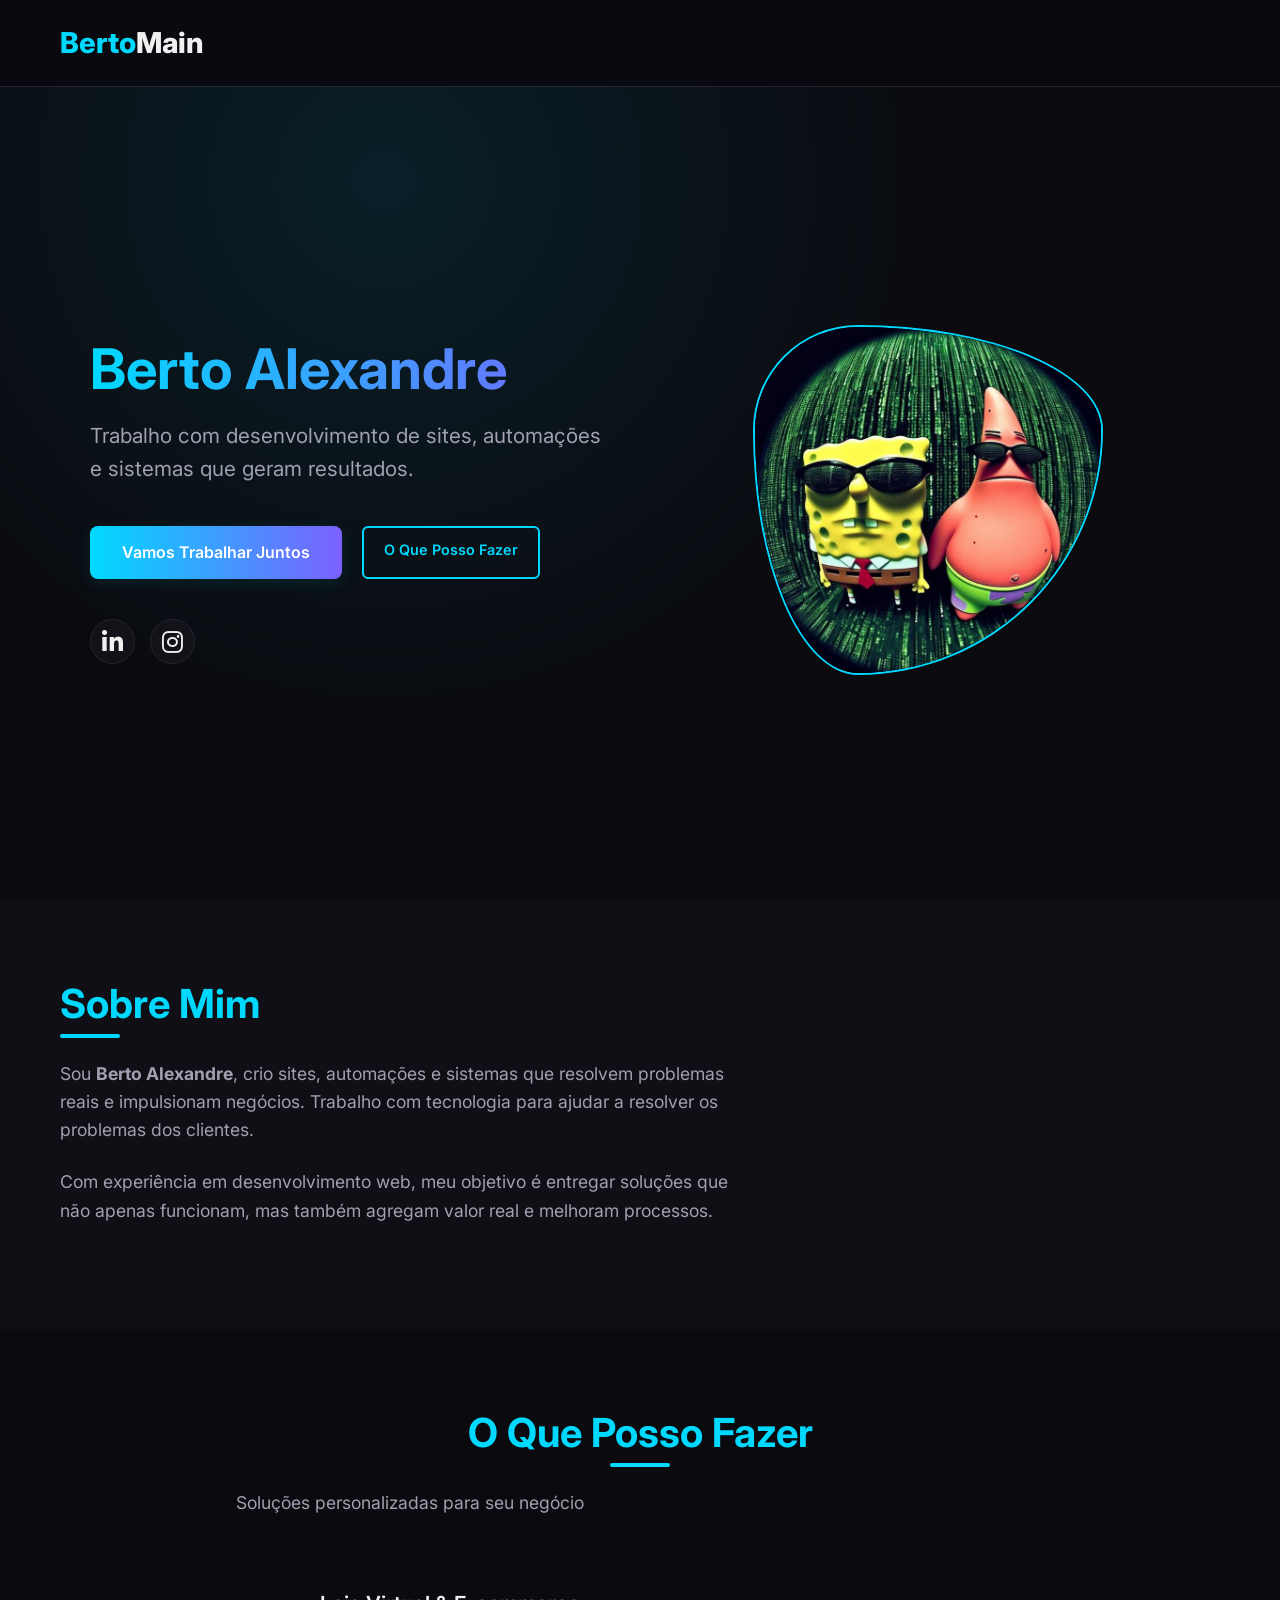
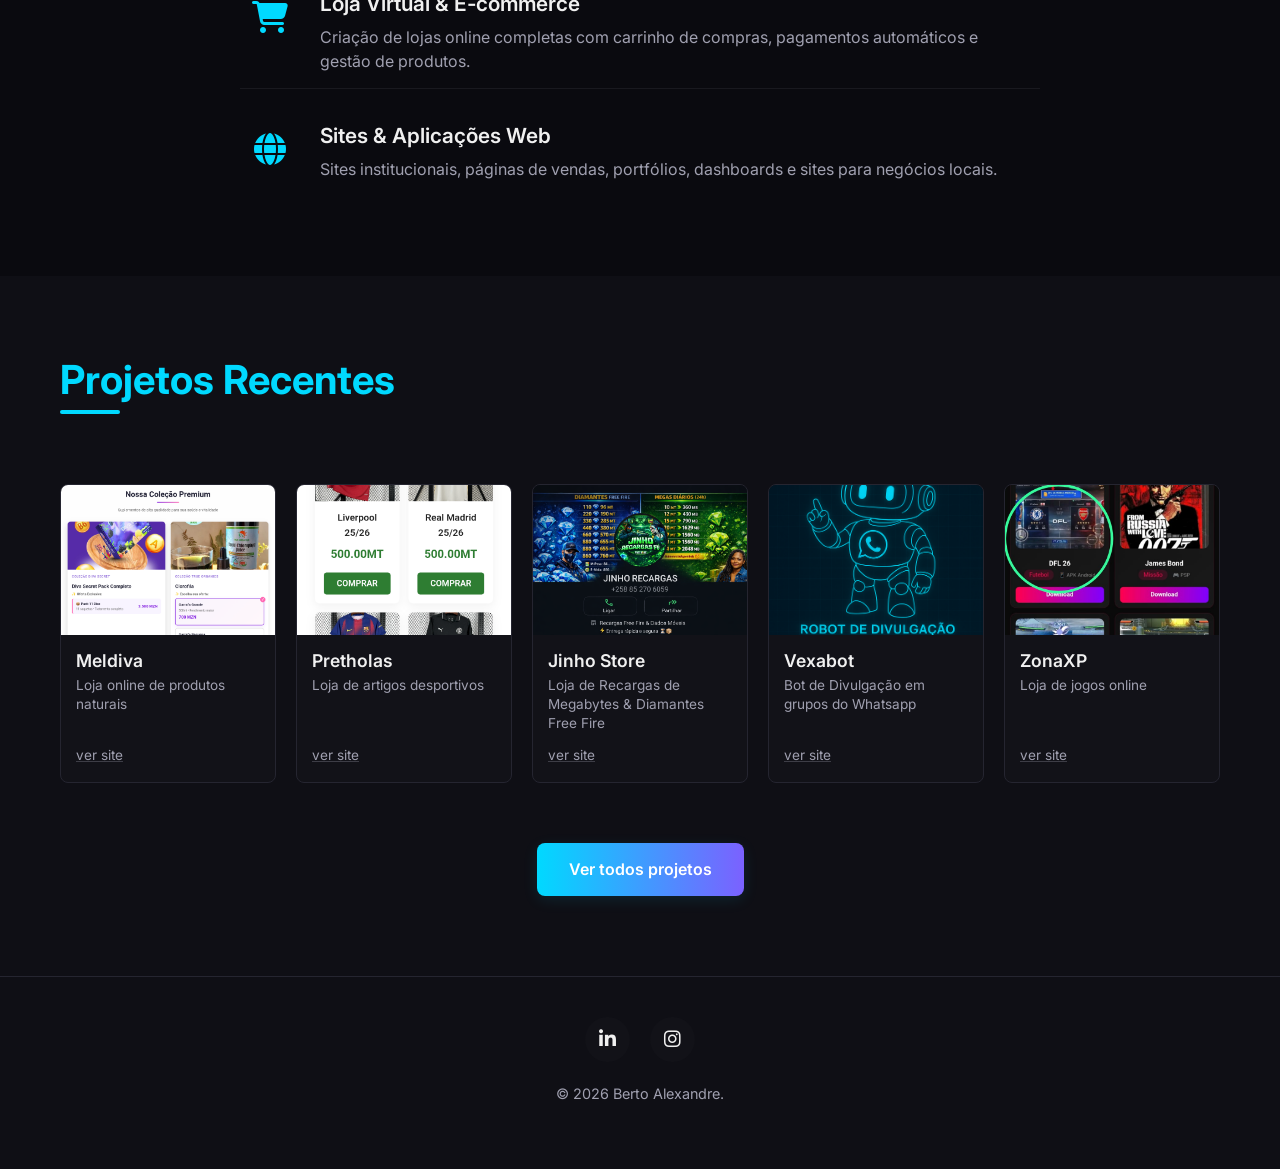
<file: index.html>
<!DOCTYPE html>
<html lang="pt">
<head>
  <meta charset="UTF-8">
  <meta name="viewport" content="width=device-width, initial-scale=1.0">
  <title>Berto Alexandre | Desenvolvedor Web & Automações</title>
  <link rel="stylesheet" href="https://cdnjs.cloudflare.com/ajax/libs/font-awesome/6.4.0/css/all.min.css">
  <link rel="preconnect" href="https://fonts.googleapis.com">
  <link rel="preconnect" href="https://fonts.gstatic.com" crossorigin>
  <link href="https://fonts.googleapis.com/css2?family=Inter:wght@300;400;500;600;700;800&family=JetBrains+Mono:wght@300;400;500&display=swap" rel="stylesheet">
  <style>
    /* Reset e Configurações Gerais */
    * {
      margin: 0;
      padding: 0;
      box-sizing: border-box;
    }

    :root {
      --primary: #00d9ff;
      --primary-dark: #00a8cc;
      --secondary: #7b61ff;
      --bg-dark: #0a0a0f;
      --bg-card: #121218;
      --bg-section: #0f0f15;
      --text-light: #f0f0f0;
      --text-muted: #a0a0b0;
      --border-color: #252530;
      --success: #00ff9d;
      --shadow: rgba(0, 217, 255, 0.1);
    }

    body {
      font-family: 'Inter', sans-serif;
      background-color: var(--bg-dark);
      color: var(--text-light);
      line-height: 1.6;
      overflow-x: hidden;
    }

    .code-font {
      font-family: 'JetBrains Mono', monospace;
    }

    .container {
      max-width: 1200px;
      margin: 0 auto;
      padding: 0 20px;
    }

    section {
      padding: 80px 0;
    }

    h1, h2, h3, h4 {
      font-weight: 700;
      line-height: 1.2;
    }

    h1 {
      font-size: 3.5rem;
      margin-bottom: 1rem;
      background: linear-gradient(90deg, var(--primary), var(--secondary));
      -webkit-background-clip: text;
      -webkit-text-fill-color: transparent;
    }

    h2 {
      font-size: 2.5rem;
      margin-bottom: 2rem;
      color: var(--primary);
      position: relative;
      display: inline-block;
    }

    h2:after {
      content: '';
      position: absolute;
      bottom: -10px;
      left: 0;
      width: 60px;
      height: 4px;
      background: var(--primary);
      border-radius: 2px;
    }

    h3 {
      font-size: 2rem;
      margin-bottom: 2.5rem;
      position: relative;
      display: inline-block;
    }

    h4 {
      font-size: 1.4rem;
      color: var(--text-light);
      margin-bottom: 10px;
      font-weight: 600;
    }

    p {
      color: var(--text-muted);
      font-size: 1.1rem;
      margin-bottom: 1.5rem;
      max-width: 700px;
    }

    a {
      text-decoration: none;
      color: inherit;
      transition: all 0.3s ease;
    }

    .btn {
      display: inline-block;
      background: linear-gradient(90deg, var(--primary), var(--secondary));
      color: white;
      padding: 14px 32px;
      border-radius: 8px;
      font-weight: 600;
      font-size: 1rem;
      border: none;
      cursor: pointer;
      transition: all 0.3s ease;
      text-align: center;
      box-shadow: 0 4px 15px var(--shadow);
    }

    .btn:hover {
      transform: translateY(-3px);
      box-shadow: 0 6px 20px rgba(0, 217, 255, 0.25);
    }

    .btn-small {
      display: inline-block;
      background: transparent;
      color: var(--primary);
      padding: 10px 20px;
      border-radius: 6px;
      font-weight: 600;
      font-size: 0.9rem;
      border: 2px solid var(--primary);
      cursor: pointer;
      transition: all 0.3s ease;
    }

    .btn-small:hover {
      background-color: var(--primary);
      color: var(--bg-dark);
    }

    /* Header */
    header {
      position: fixed;
      top: 0;
      width: 100%;
      z-index: 1000;
      padding: 20px 0;
      background-color: rgba(10, 10, 15, 0.95);
      backdrop-filter: blur(10px);
      border-bottom: 1px solid var(--border-color);
    }

    .nav-container {
      display: flex;
      justify-content: space-between;
      align-items: center;
    }

    .logo {
      font-size: 1.8rem;
      font-weight: 800;
      color: var(--primary);
    }

    .logo span {
      color: var(--text-light);
    }

    /* Hero Section */
    .hero {
      padding-top: 180px;
      min-height: 100vh;
      display: flex;
      align-items: center;
      position: relative;
      overflow: hidden;
    }

    .hero:before {
      content: '';
      position: absolute;
      top: 0;
      left: 0;
      width: 100%;
      height: 100%;
      background: radial-gradient(circle at 30% 20%, rgba(0, 217, 255, 0.1) 0%, transparent 50%);
      z-index: -1;
    }

    .hero-content {
      display: flex;
      align-items: center;
      justify-content: space-between;
      gap: 50px;
    }

    .hero-text {
      flex: 1;
    }

    .hero-subtitle {
      font-size: 1.2rem;
      color: var(--primary);
      margin-bottom: 1rem;
      display: flex;
      align-items: center;
      gap: 10px;
    }

    .hero-subtitle:before {
      content: '>';
      color: var(--success);
      font-weight: bold;
    }

    .hero-desc {
      font-size: 1.3rem;
      margin-bottom: 2.5rem;
    }

    .hero-cta {
      display: flex;
      gap: 20px;
      margin-top: 2rem;
      flex-wrap: wrap;
    }

    .hero-image {
      flex: 1;
      display: flex;
      justify-content: center;
      align-items: center;
    }

    .avatar-container {
      width: 350px;
      height: 350px;
      position: relative;
      overflow: hidden;
      border-radius: 30% 70% 70% 30% / 30% 30% 70% 70%;
      animation: morphing 15s infinite;
      border: 2px solid var(--primary);
    }

    .avatar-container img {
      width: 100%;
      height: 100%;
      object-fit: cover;
      display: block;
    }

    @keyframes morphing {
      0% { border-radius: 30% 70% 70% 30% / 30% 30% 70% 70%; }
      25% { border-radius: 58% 42% 75% 25% / 76% 46% 54% 24%; }
      50% { border-radius: 50% 50% 33% 67% / 55% 27% 73% 45%; }
      75% { border-radius: 33% 67% 58% 42% / 63% 68% 32% 37%; }
      100% { border-radius: 30% 70% 70% 30% / 30% 30% 70% 70%; }
    }

    /* Social Icons - APENAS INSTA E LINKEDIN */
    .social-group {
      display: flex;
      gap: 15px;
      margin-top: 40px;
    }

    .social-icon {
      width: 45px;
      height: 45px;
      border-radius: 50%;
      background-color: var(--bg-card);
      display: flex;
      align-items: center;
      justify-content: center;
      font-size: 1.5rem;
      transition: all 0.3s ease;
      border: 1px solid var(--border-color);
    }

    .social-icon:hover {
      background-color: var(--primary);
      color: var(--bg-dark);
      transform: translateY(-3px);
      border-color: var(--primary);
    }

    /* About Section */
    .about {
      background-color: var(--bg-section);
      position: relative;
    }

    .about-content {
      display: flex;
      align-items: center;
      gap: 60px;
      position: relative;
      z-index: 1;
    }

    .about-text {
      flex: 1;
    }

    /* Soluções - Versão Minimalista */
    .solutions {
      position: relative;
      background-color: var(--bg-dark);
    }

    .solutions-header {
      text-align: center;
      margin-bottom: 60px;
    }

    .solutions-header h2 {
      text-align: center;
      display: block;
      width: 100%;
    }

    .solutions-header h2:after {
      left: 50%;
      transform: translateX(-50%);
    }

    .services-list {
      max-width: 800px;
      margin: 0 auto;
      display: flex;
      flex-direction: column;
      gap: 20px;
    }

    .service-item {
      display: flex;
      align-items: flex-start;
      gap: 20px;
      padding: 15px 0;
      border-bottom: 1px solid rgba(160, 160, 176, 0.1);
    }

    .service-item:last-child {
      border-bottom: none;
    }

    .service-icon {
      font-size: 2rem;
      color: var(--primary);
      min-width: 60px;
      text-align: center;
    }

    .service-content {
      flex: 1;
    }

    .service-content h4 {
      font-size: 1.3rem;
      margin-bottom: 8px;
      color: var(--text-light);
    }

    .service-content p {
      font-size: 1rem;
      margin-bottom: 0;
      color: var(--text-muted);
      line-height: 1.5;
    }

    /* PROJETOS - 5 EM LINHA COM DESIGN SIMPLES */
    .projects {
      background-color: var(--bg-section);
      position: relative;
    }

    .projects h2 {
      margin-bottom: 40px;
    }

    .projects-grid {
      display: grid;
      grid-template-columns: repeat(5, 1fr);
      gap: 20px;
      margin-top: 40px;
    }

    @media (max-width: 992px) {
      .projects-grid {
        grid-template-columns: repeat(3, 1fr);
      }
    }

    @media (max-width: 768px) {
      .projects-grid {
        grid-template-columns: repeat(2, 1fr);
      }
    }

    @media (max-width: 480px) {
      .projects-grid {
        grid-template-columns: 1fr;
      }
    }

    .project-card {
      background-color: var(--bg-card);
      border-radius: 8px;
      overflow: hidden;
      border: 1px solid var(--border-color);
      transition: transform 0.3s ease;
      height: 100%;
      display: flex;
      flex-direction: column;
    }

    .project-card:hover {
      transform: translateY(-5px);
      border-color: var(--primary);
    }

    .project-image {
      height: 150px;
      background-color: var(--border-color);
      position: relative;
      overflow: hidden;
    }

    .project-image img {
      width: 100%;
      height: 100%;
      object-fit: cover;
      display: block;
    }

    .project-content {
      padding: 15px;
      flex-grow: 1;
      display: flex;
      flex-direction: column;
    }

    .project-content h3 {
      font-size: 1.1rem;
      margin-bottom: 5px;
      color: var(--text-light);
      font-weight: 600;
    }

    .project-content p {
      font-size: 0.85rem;
      margin-bottom: 12px;
      color: var(--text-muted);
      line-height: 1.4;
    }

    /* Botão Ver Site - SIMPLES, SEM CORES, SEM CSS */
    .project-link {
      margin-top: auto;
      font-size: 0.85rem;
    }

    .project-link a {
      color: var(--text-muted);
      text-decoration: underline;
      text-decoration-color: rgba(160, 160, 176, 0.3);
      transition: color 0.3s ease;
    }

    .project-link a:hover {
      color: var(--primary);
    }

    /* Contact CTA */
    .contact-cta {
      text-align: center;
      margin-top: 60px;
    }

    /* Footer - APENAS INSTA E LINKEDIN */
    footer {
      background-color: var(--bg-section);
      padding: 40px 0;
      text-align: center;
      border-top: 1px solid var(--border-color);
    }

    .footer-content {
      display: flex;
      flex-direction: column;
      align-items: center;
      gap: 20px;
    }

    .social-links {
      display: flex;
      gap: 20px;
    }

    .social-links a {
      width: 45px;
      height: 45px;
      border-radius: 50%;
      background-color: var(--bg-card);
      display: flex;
      align-items: center;
      justify-content: center;
      font-size: 1.2rem;
      transition: all 0.3s ease;
    }

    .social-links a:hover {
      background-color: var(--primary);
      color: var(--bg-dark);
      transform: translateY(-3px);
    }

    .copyright {
      color: var(--text-muted);
      font-size: 0.9rem;
    }

    /* Responsividade */
    @media (max-width: 992px) {
      h1 { font-size: 2.8rem; }
      h2 { font-size: 2.2rem; }
      
      .hero-content {
        flex-direction: column;
        text-align: center;
      }
      
      .hero-subtitle {
        justify-content: center;
      }
      
      .about-content {
        flex-direction: column;
      }
      
      .avatar-container {
        width: 280px;
        height: 280px;
      }
    }

    @media (max-width: 768px) {
      .hero-cta {
        flex-direction: column;
        align-items: center;
      }
      
      .social-group {
        justify-content: center;
      }
      
      .service-item {
        flex-direction: column;
        text-align: center;
      }
      
      .service-icon {
        margin: 0 auto;
      }
    }

    @media (max-width: 480px) {
      h1 { font-size: 2.2rem; }
      h2 { font-size: 1.8rem; }
      
      section {
        padding: 60px 0;
      }
      
      .avatar-container {
        width: 220px;
        height: 220px;
      }
    }
  </style>
</head>
<body>
  <!-- Header simplificado -->
  <header>
    <div class="container nav-container">
      <a href="#" class="logo">Berto<span>Main</span></a>
    </div>
  </header>

  <!-- Hero Section -->
  <section class="hero" id="home">
    <div class="container hero-content">
      <div class="hero-text">
        <h1>Berto Alexandre</h1>
        <p class="hero-desc">
          Trabalho com desenvolvimento de sites, automações e sistemas que geram resultados.
        </p>
        
        <div class="hero-cta">
          <a href="https://wa.me/258858112264" class="btn">Vamos Trabalhar Juntos</a>
          <a href="#solutions" class="btn-small">O Que Posso Fazer</a>
        </div>
        
        <!-- Grupo de redes sociais - APENAS INSTA E LINKEDIN -->
        <div class="social-group">
          <a href="https://www.linkedin.com/in/berto-alexandre-30a865377?utm_source=share&utm_campaign=share_via&utm_content=profile&utm_medium=android_app" target="_blank" class="social-icon" title="LinkedIn">
            <i class="fab fa-linkedin-in"></i>
          </a>
          <a href="https://www.instagram.com/berto.main?igsh=aHFmc2p1MDU5M2k3" target="_blank" class="social-icon" title="Instagram">
            <i class="fab fa-instagram"></i>
          </a>
        </div>
      </div>

      <div class="hero-image">
        <div class="avatar-container">
          <img src="bobb.jpg" alt="Berto Alexandre - Desenvolvedor">
        </div>
      </div>
    </div>
  </section>

  <!-- Sobre Mim -->
  <section class="about" id="about">
    <div class="container">
      <h2>Sobre Mim</h2>
      
      <div class="about-content">
        <div class="about-text">
          <p>
            Sou <strong>Berto Alexandre</strong>, crio sites, automações e sistemas
            que resolvem problemas reais e impulsionam negócios. Trabalho com tecnologia para ajudar a resolver os problemas dos clientes.
          </p>
          <p>
            Com experiência em desenvolvimento web, meu objetivo é entregar soluções 
            que não apenas funcionam, mas também agregam valor real e melhoram processos.
          </p>
        </div>
      </div>
    </div>
  </section>

  <!-- O Que Posso Fazer -->
  <section class="solutions" id="solutions">
    <div class="container">
      <div class="solutions-header">
        <h2>O Que Posso Fazer</h2>
        <p>Soluções personalizadas para seu negócio</p>
      </div>
      
      <div class="services-list">
        <div class="service-item">
          <div class="service-icon">
            <i class="fas fa-shopping-cart"></i>
          </div>
          <div class="service-content">
            <h4>Loja Virtual & E-commerce</h4>
            <p>Criação de lojas online completas com carrinho de compras, pagamentos automáticos e gestão de produtos.</p>
          </div>
        </div>
        
        <div class="service-item">
          <div class="service-icon">
            <i class="fas fa-globe"></i>
          </div>
          <div class="service-content">
            <h4>Sites & Aplicações Web</h4>
            <p>Sites institucionais, páginas de vendas, portfólios, dashboards e sites para negócios locais.</p>
          </div>
        </div>
      </div>
    </div>
  </section>

  <!-- PROJETOS - 5 PROJETOS EM LINHA -->
  <section class="projects" id="projects">
    <div class="container">
      <h2>Projetos Recentes</h2>
      
      <div class="projects-grid">
        <!-- Projeto 1: Meldiva -->
        <div class="project-card">
          <div class="project-image">
            <img src="meldiva.png" alt="Meldiva">
          </div>
          <div class="project-content">
            <h3>Meldiva</h3>
            <p>Loja online de produtos naturais</p>
            <div class="project-link">
              <a href="https://meldiva.com" target="_blank">ver site</a>
            </div>
          </div>
        </div>

        <!-- Projeto 2: Pretholas Loja Desportiva -->
        <div class="project-card">
          <div class="project-image">
            <img src="pretholas.png" alt="Pretholas Loja Desportiva">
          </div>
          <div class="project-content">
            <h3>Pretholas</h3>
            <p>Loja de artigos desportivos</p>
            <div class="project-link">
              <a href="https://pretholas-v2.vercel.app/" target="_blank">ver site</a>
            </div>
          </div>
        </div>

        <!-- Projeto 3: Jinho Store -->
        <div class="project-card">
          <div class="project-image">
            <img src="jinho.png" alt="Jinho Store">
          </div>
          <div class="project-content">
            <h3>Jinho Store</h3>
            <p>Loja de Recargas de Megabytes & Diamantes Free Fire</p>
            <div class="project-link">
              <a href="https://jinho-recargas.vercel.app/" target="_blank">ver site</a>
            </div>
          </div>
        </div>

        <!-- Projeto 4: Vexabot -->
        <div class="project-card">
          <div class="project-image">
            <img src="vexabot.png" alt="Vexabot">
          </div>
          <div class="project-content">
            <h3>Vexabot</h3>
            <p>Bot de Divulgação em grupos do Whatsapp</p>
            <div class="project-link">
              <a href="https://robot-divulgacao.netlify.app/" target="_blank">ver site</a>
            </div>
          </div>
        </div>

        <!-- Projeto 5: Crazy Store -->
        <div class="project-card">
          <div class="project-image">
            <img src="zona.jpg" alt="ZonaXP">
          </div>
          <div class="project-content">
            <h3>ZonaXP</h3>
            <p>Loja de jogos online</p>
            <div class="project-link">
              <a href="https://zonaxp.vercel.app/" target="_blank">ver site</a>
            </div>
          </div>
        </div>
      </div>
      
      <!-- Botão Vamos Trabalhar Juntos -->
      <div class="contact-cta">
        <a href="projetos.html" class="btn">Ver todos projetos</a>
      </div>
    </div>
  </section>

  <!-- Footer - APENAS INSTA E LINKEDIN -->
  <footer>
    <div class="container footer-content">
      <div class="social-links">
        <a href="https://www.linkedin.com/in/berto-alexandre-30a865377?utm_source=share&utm_campaign=share_via&utm_content=profile&utm_medium=android_app" target="_blank"><i class="fab fa-linkedin-in"></i></a>
        <a href="https://www.instagram.com/bert.oalexandre?igsh=aHFmc2p1MDU5M2k3" target="_blank"><i class="fab fa-instagram"></i></a>
      </div>
      
      <p class="copyright">
        &copy; <span id="currentYear"></span> Berto Alexandre.
      </p>
    </div>
  </footer>

  <script>
    // Atualizar ano no footer
    document.getElementById('currentYear').textContent = new Date().getFullYear();
    
    // Efeito de digitação no subtítulo
    const heroSubtitle = document.querySelector('.hero-subtitle');
    const originalText = heroSubtitle.textContent;
    const typingSpeed = 100;
    
    heroSubtitle.textContent = '';
    
    let i = 0;
    function typeWriter() {
      if (i < originalText.length) {
        heroSubtitle.textContent += originalText.charAt(i);
        i++;
        setTimeout(typeWriter, typingSpeed);
      }
    }
    
    setTimeout(typeWriter, 500);
    
    // Smooth Scroll para links âncora
    document.querySelectorAll('a[href^="#"]').forEach(anchor => {
      anchor.addEventListener('click', function(e) {
        e.preventDefault();
        
        const targetId = this.getAttribute('href');
        if(targetId === '#') return;
        
        const targetElement = document.querySelector(targetId);
        if(targetElement) {
          window.scrollTo({
            top: targetElement.offsetTop - 80,
            behavior: 'smooth'
          });
        }
      });
    });
    
    // Animação de entrada para os elementos
    const observerOptions = {
      threshold: 0.1,
      rootMargin: '0px 0px -50px 0px'
    };
    
    const observer = new IntersectionObserver((entries) => {
      entries.forEach(entry => {
        if(entry.isIntersecting) {
          entry.target.style.opacity = '1';
          entry.target.style.transform = 'translateY(0)';
        }
      });
    }, observerOptions);
    
    document.querySelectorAll('.service-item, .project-card').forEach(el => {
      el.style.opacity = '0';
      el.style.transform = 'translateY(20px)';
      el.style.transition = 'opacity 0.5s ease, transform 0.5s ease';
      observer.observe(el);
    });
  </script>
</body>
</html>
</file>
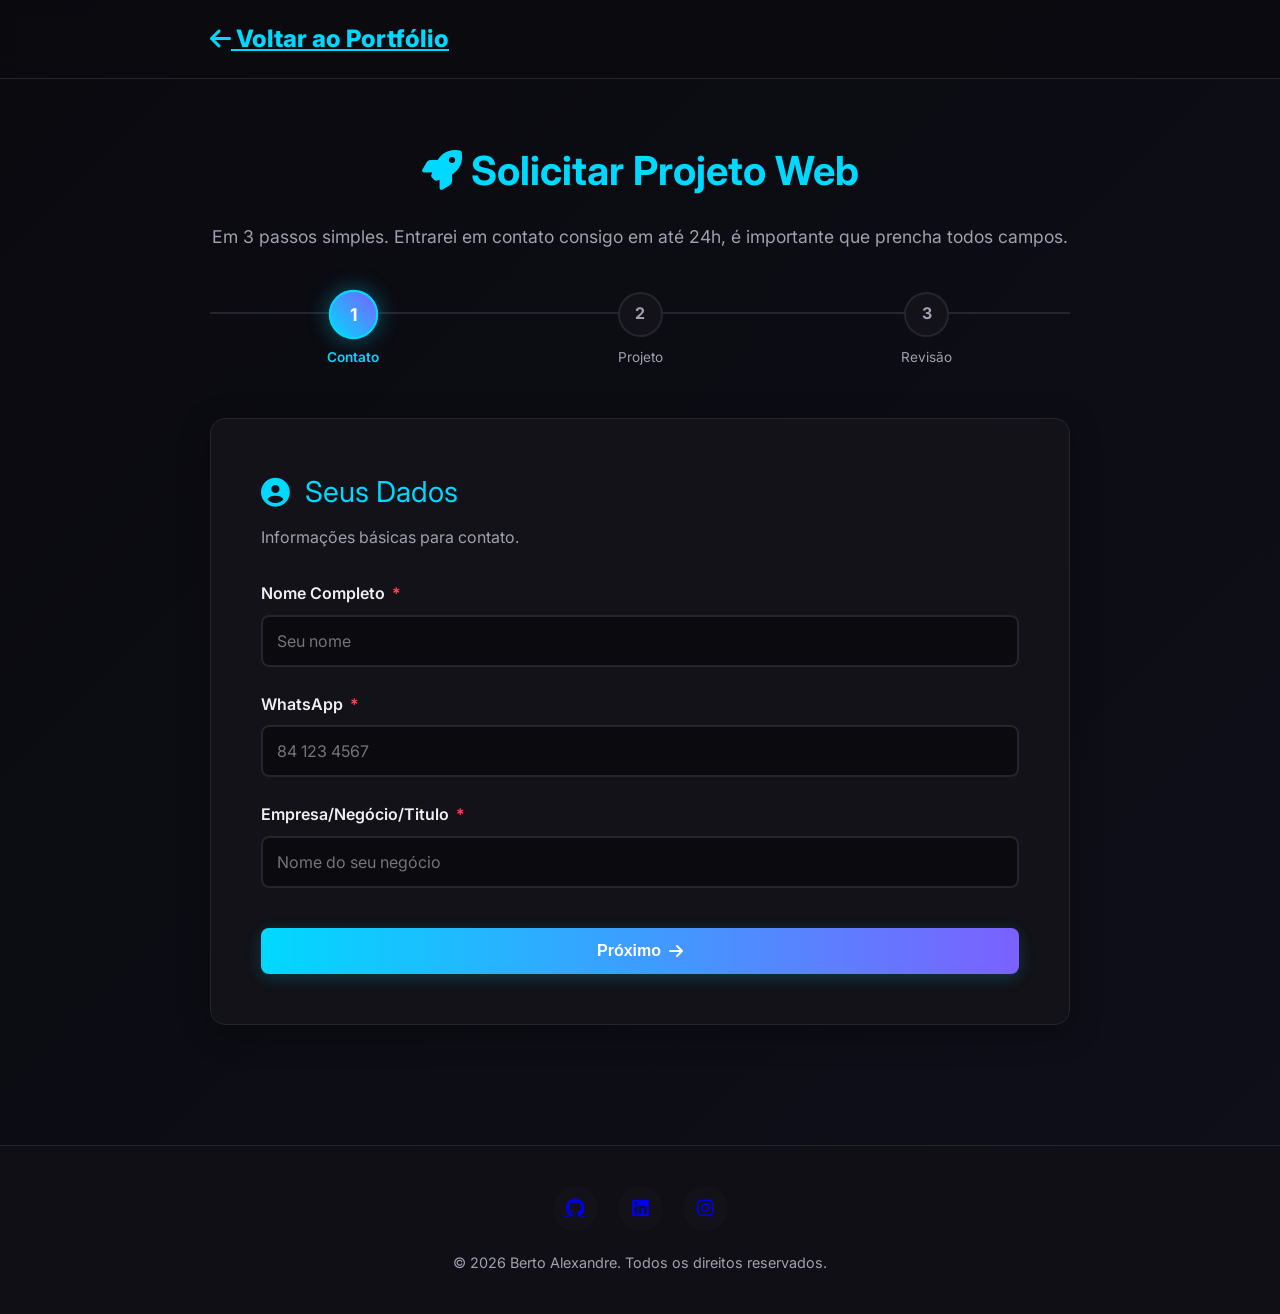
<file: formulario.html>
<!DOCTYPE html>
<html lang="pt">
<head>
<meta name='viewport' content='width=device-width, initial-scale=1'/>
  <meta charset="UTF-8">
  <meta name="viewport" content="width=device-width, initial-scale=1.0">
  <title>Solicitar Projeto - Berto Alexandre</title>
  <link rel="stylesheet" href="https://cdnjs.cloudflare.com/ajax/libs/font-awesome/6.4.0/css/all.min.css">
  <link rel="preconnect" href="https://fonts.googleapis.com">
  <link rel="preconnect" href="https://fonts.gstatic.com" crossorigin>
  <link href="https://fonts.googleapis.com/css2?family=Inter:wght@300;400;500;600;700;800&display=swap" rel="stylesheet">
  <style>
    * {
      margin: 0;
      padding: 0;
      box-sizing: border-box;
    }

    :root {
      --primary: #00d9ff;
      --secondary: #7b61ff;
      --bg-dark: #0a0a0f;
      --bg-card: #121218;
      --bg-section: #0f0f15;
      --text-light: #f0f0f0;
      --text-muted: #a0a0b0;
      --border-color: #252530;
      --success: #00ff9d;
      --danger: #ff4757;
      --warning: #ffa502;
    }

    body {
      font-family: 'Inter', sans-serif;
      background: linear-gradient(135deg, var(--bg-dark) 0%, #0f0f1a 100%);
      color: var(--text-light);
      line-height: 1.6;
      min-height: 100vh;
    }

    .container {
      max-width: 900px;
      margin: 0 auto;
      padding: 0 20px;
    }

    header {
      padding: 20px 0;
      background-color: rgba(10, 10, 15, 0.8);
      backdrop-filter: blur(10px);
      border-bottom: 1px solid var(--border-color);
      position: sticky;
      top: 0;
      z-index: 100;
    }

    .logo {
      font-size: 1.5rem;
      font-weight: 800;
      color: var(--primary);
      transition: all 0.3s ease;
    }

    .logo:hover {
      transform: translateX(-5px);
    }

    section {
      padding: 60px 0;
    }

    h2 {
      font-size: 2.5rem;
      color: var(--primary);
      text-align: center;
      margin-bottom: 20px;
    }

    .progress-container {
      display: flex;
      justify-content: space-between;
      margin-bottom: 50px;
      position: relative;
    }

    .progress-container::before {
      content: '';
      position: absolute;
      top: 20px;
      left: 0;
      right: 0;
      height: 2px;
      background: var(--border-color);
      z-index: 0;
    }

    .progress-item {
      display: flex;
      flex-direction: column;
      align-items: center;
      gap: 10px;
      position: relative;
      z-index: 1;
      flex: 1;
    }

    .progress-circle {
      width: 45px;
      height: 45px;
      border-radius: 50%;
      background: var(--bg-card);
      border: 2px solid var(--border-color);
      display: flex;
      align-items: center;
      justify-content: center;
      font-weight: 700;
      color: var(--text-muted);
      transition: all 0.3s ease;
    }

    .progress-item.active .progress-circle {
      background: linear-gradient(45deg, var(--primary), var(--secondary));
      border-color: var(--primary);
      color: white;
      box-shadow: 0 0 20px rgba(0, 217, 255, 0.4);
      transform: scale(1.1);
    }

    .progress-item.completed .progress-circle {
      background: var(--success);
      border-color: var(--success);
      color: var(--bg-dark);
    }

    .progress-label {
      font-size: 0.85rem;
      color: var(--text-muted);
      text-align: center;
      transition: all 0.3s ease;
    }

    .progress-item.active .progress-label {
      color: var(--primary);
      font-weight: 600;
    }

    .form-wrapper {
      background: var(--bg-card);
      border-radius: 15px;
      border: 1px solid var(--border-color);
      padding: 50px;
      box-shadow: 0 8px 32px rgba(0, 0, 0, 0.3);
      position: relative;
    }

    .form-step {
      display: none;
      animation: slideIn 0.4s ease forwards;
    }

    .form-step.active {
      display: block;
    }

    @keyframes slideIn {
      from {
        opacity: 0;
        transform: translateY(20px);
      }
      to {
        opacity: 1;
        transform: translateY(0);
      }
    }

    .step-title {
      font-size: 1.8rem;
      color: var(--primary);
      margin-bottom: 10px;
      display: flex;
      align-items: center;
      gap: 15px;
    }

    .step-description {
      color: var(--text-muted);
      margin-bottom: 30px;
      font-size: 1rem;
    }

    .project-substep {
      display: none;
      animation: slideIn 0.4s ease forwards;
    }

    .project-substep.active {
      display: block;
    }

    .substep-title {
      font-size: 1.3rem;
      color: var(--primary);
      margin-bottom: 20px;
      display: flex;
      align-items: center;
      gap: 10px;
    }

    .substep-progress {
      display: flex;
      gap: 8px;
      margin-bottom: 25px;
      justify-content: center;
    }

    .substep-dot {
      width: 10px;
      height: 10px;
      border-radius: 50%;
      background: var(--border-color);
      transition: all 0.3s ease;
    }

    .substep-dot.active {
      background: var(--primary);
      width: 30px;
      border-radius: 5px;
    }

    .substep-dot.completed {
      background: var(--success);
    }

    .form-group {
      margin-bottom: 25px;
    }

    .form-group label {
      display: block;
      margin-bottom: 8px;
      font-weight: 600;
      color: var(--text-light);
      font-size: 1rem;
    }

    .form-group label .required {
      color: var(--danger);
      margin-left: 3px;
    }

    .form-group input,
    .form-group select,
    .form-group textarea {
      width: 100%;
      padding: 14px;
      background-color: var(--bg-dark);
      border: 2px solid var(--border-color);
      border-radius: 8px;
      color: var(--text-light);
      font-family: 'Inter', sans-serif;
      font-size: 1rem;
      transition: all 0.3s ease;
    }

    .form-group input:focus,
    .form-group select:focus,
    .form-group textarea:focus {
      outline: none;
      border-color: var(--primary);
      box-shadow: 0 0 0 3px rgba(0, 217, 255, 0.15);
      background-color: rgba(0, 217, 255, 0.03);
    }

    .form-group textarea {
      resize: vertical;
      min-height: 80px;
    }

    .form-group.error input,
    .form-group.error select,
    .form-group.error textarea {
      border-color: var(--danger);
      background-color: rgba(255, 71, 87, 0.05);
    }

    .error-message {
      display: flex;
      align-items: center;
      gap: 8px;
      color: var(--danger);
      font-size: 0.9rem;
      margin-top: 8px;
      animation: slideIn 0.3s ease;
    }

    .error-message i {
      font-size: 1rem;
    }

    .radio-group,
    .checkbox-group {
      display: grid;
      gap: 12px;
      margin-top: 15px;
    }

    .radio-label,
    .checkbox-label {
      display: flex;
      align-items: flex-start;
      gap: 12px;
      padding: 14px;
      background-color: var(--bg-dark);
      border: 2px solid var(--border-color);
      border-radius: 8px;
      cursor: pointer;
      transition: all 0.3s ease;
    }

    .radio-label:hover,
    .checkbox-label:hover {
      border-color: var(--primary);
      background-color: rgba(0, 217, 255, 0.05);
      transform: translateX(5px);
    }

    .radio-label input[type="radio"],
    .checkbox-label input[type="checkbox"] {
      width: 20px;
      height: 20px;
      margin-top: 2px;
      accent-color: var(--primary);
      cursor: pointer;
      flex-shrink: 0;
    }

    .radio-label .radio-content,
    .checkbox-label span {
      flex: 1;
    }

    .radio-title {
      color: var(--text-light);
      font-weight: 600;
      margin-bottom: 4px;
    }

    .radio-desc {
      color: var(--text-muted);
      font-size: 0.9rem;
      margin: 0;
    }

    .radio-label.selected {
      border-color: var(--primary);
      background-color: rgba(0, 217, 255, 0.1);
    }

    .form-buttons {
      display: flex;
      gap: 15px;
      margin-top: 40px;
      justify-content: space-between;
    }

    .btn {
      padding: 14px 30px;
      border-radius: 8px;
      font-weight: 600;
      font-size: 1rem;
      border: none;
      cursor: pointer;
      transition: all 0.3s ease;
      display: flex;
      align-items: center;
      justify-content: center;
      gap: 8px;
      flex: 1;
    }

    .btn-primary {
      background: linear-gradient(90deg, var(--primary), var(--secondary));
      color: white;
      box-shadow: 0 4px 15px rgba(0, 217, 255, 0.2);
    }

    .btn-primary:hover:not(:disabled) {
      transform: translateY(-3px);
      box-shadow: 0 6px 25px rgba(0, 217, 255, 0.35);
    }

    .btn-secondary {
      background: transparent;
      color: var(--primary);
      border: 2px solid var(--primary);
    }

    .btn-secondary:hover {
      background: rgba(0, 217, 255, 0.1);
      transform: translateY(-2px);
    }

    .btn:disabled {
      opacity: 0.5;
      cursor: not-allowed;
      transform: none;
    }

    .summary-container {
      background: rgba(0, 217, 255, 0.05);
      border: 2px solid var(--primary);
      border-radius: 10px;
      padding: 25px;
      margin-bottom: 30px;
    }

    .summary-title {
      display: flex;
      align-items: center;
      gap: 10px;
      color: var(--primary);
      font-size: 1.2rem;
      font-weight: 700;
      margin-bottom: 20px;
    }

    .summary-section {
      margin-bottom: 15px;
    }

    .summary-label {
      color: var(--text-muted);
      font-size: 0.9rem;
      text-transform: uppercase;
      letter-spacing: 0.5px;
      margin-bottom: 5px;
    }

    .summary-value {
      color: var(--text-light);
      font-weight: 500;
      padding: 8px 12px;
      background: rgba(0, 217, 255, 0.1);
      border-left: 3px solid var(--primary);
      border-radius: 4px;
    }

    .terms-box {
      background: rgba(255, 165, 2, 0.08);
      border: 2px solid var(--warning);
      border-radius: 10px;
      padding: 20px;
      margin: 30px 0;
    }

    .terms-box h4 {
      display: flex;
      align-items: center;
      gap: 10px;
      color: var(--warning);
      margin-bottom: 15px;
    }

    .terms-box ul {
      list-style: none;
    }

    .terms-box li {
      color: var(--text-muted);
      margin-bottom: 10px;
      padding-left: 25px;
      position: relative;
      font-size: 0.95rem;
    }

    .terms-box li:before {
      content: '•';
      color: var(--warning);
      position: absolute;
      left: 10px;
    }

    .acceptance-box {
      background: var(--bg-dark);
      border: 2px solid var(--border-color);
      border-radius: 10px;
      padding: 20px;
      margin: 30px 0;
      transition: all 0.3s ease;
    }

    .acceptance-box:hover {
      border-color: var(--primary);
      background: rgba(0, 217, 255, 0.03);
    }

    .acceptance-label {
      display: flex;
      align-items: flex-start;
      gap: 15px;
      cursor: pointer;
    }

    .acceptance-label input[type="checkbox"] {
      width: 22px;
      height: 22px;
      margin-top: 3px;
      accent-color: var(--primary);
      flex-shrink: 0;
      cursor: pointer;
    }

    .acceptance-text p {
      margin-bottom: 8px;
      color: var(--text-light);
      font-size: 0.95rem;
    }

    .acceptance-text strong {
      color: var(--primary);
    }

    .form-message {
      padding: 16px 20px;
      border-radius: 10px;
      margin-top: 20px;
      text-align: center;
      display: none;
      animation: slideIn 0.3s ease;
      font-weight: 500;
    }

    .form-message.success {
      background-color: rgba(0, 255, 157, 0.15);
      border: 2px solid var(--success);
      color: var(--success);
      display: block;
    }

    .form-message.error {
      background-color: rgba(255, 71, 87, 0.15);
      border: 2px solid var(--danger);
      color: var(--danger);
      display: block;
    }

    footer {
      background-color: var(--bg-section);
      padding: 40px 0;
      text-align: center;
      border-top: 1px solid var(--border-color);
      margin-top: 60px;
    }

    .social-links {
      display: flex;
      justify-content: center;
      gap: 20px;
      margin-bottom: 20px;
    }

    .social-links a {
      width: 45px;
      height: 45px;
      border-radius: 50%;
      background-color: var(--bg-card);
      display: flex;
      align-items: center;
      justify-content: center;
      font-size: 1.2rem;
      transition: all 0.3s ease;
    }

    .social-links a:hover {
      background-color: var(--primary);
      color: var(--bg-dark);
      transform: translateY(-3px);
    }

    .copyright {
      color: var(--text-muted);
      font-size: 0.9rem;
    }

    @media (max-width: 768px) {
      h2 {
        font-size: 2rem;
      }

      .form-wrapper {
        padding: 30px 20px;
      }

      .form-buttons {
        flex-direction: column;
      }

      .progress-item:nth-child(n+3) .progress-label {
        display: none;
      }
    }

    @media (max-width: 480px) {
      h2 {
        font-size: 1.8rem;
      }

      .container {
        padding: 0 15px;
      }

      .form-wrapper {
        padding: 20px;
      }

      .progress-circle {
        width: 40px;
        height: 40px;
        font-size: 0.9rem;
      }

      .step-title {
        font-size: 1.3rem;
      }

      .form-group input,
      .form-group select,
      .form-group textarea {
        padding: 12px;
        font-size: 16px;
      }

      .btn {
        padding: 12px 20px;
        font-size: 0.95rem;
      }
    }
  </style>
</head>
<body>
  <header>
    <div class="container">
      <a href="index.html" class="logo"><i class="fas fa-arrow-left"></i> Voltar ao Portfólio</a>
    </div>
  </header>

  <section>
    <div class="container">
      <h2><i class="fas fa-rocket"></i> Solicitar Projeto Web</h2>
      <p style="text-align: center; margin-bottom: 40px; font-size: 1.1rem; color: var(--text-muted);">
        Em 3 passos simples. Entrarei em contato consigo em até 24h, é importante que prencha todos campos.
      </p>

      <div class="progress-container">
        <div class="progress-item active" data-step="1">
          <div class="progress-circle">1</div>
          <div class="progress-label">Contato</div>
        </div>
        <div class="progress-item" data-step="2">
          <div class="progress-circle">2</div>
          <div class="progress-label">Projeto</div>
        </div>
        <div class="progress-item" data-step="3">
          <div class="progress-circle">3</div>
          <div class="progress-label">Revisão</div>
        </div>
      </div>

      <form id="projectForm" class="form-wrapper">
        
        <div class="form-step active" data-step="1">
          <div class="step-title">
            <i class="fas fa-user-circle"></i> Seus Dados
          </div>
          <p class="step-description">Informações básicas para contato.</p>

          <div class="form-group">
            <label for="name">Nome Completo <span class="required">*</span></label>
            <input type="text" id="name" name="name" required placeholder="Seu nome">
          </div>

          <div class="form-group">
            <label for="whatsapp">WhatsApp <span class="required">*</span></label>
            <input type="tel" id="whatsapp" name="whatsapp" required placeholder="84 123 4567">
          </div>

          <div class="form-group">
            <label for="businessName">Empresa/Negócio/Titulo <span class="required">*</span></label>
            <input type="text" id="businessName" name="businessName" required placeholder="Nome do seu negócio">
          </div>
        </div>

        <div class="form-step" data-step="2">
          <div class="step-title">
            <i class="fas fa-briefcase"></i> Seu Projeto
          </div>

          <div class="project-substep active" data-substep="1">
            <div class="substep-title">
              <i class="fas fa-cube"></i> Escolha o Tipo de Projeto
            </div>
            <div class="substep-progress">
              <div class="substep-dot active"></div>
              <div class="substep-dot"></div>
              <div class="substep-dot"></div>
            </div>

            <div class="radio-group">
              <label class="radio-label">
                <input type="radio" name="projectType" value="site-basico">
                <div class="radio-content">
                  <div class="radio-title">Página de Vendas | Apresentação | Portfólio  - 180.00 MT</div>
                  <div class="radio-desc">1-3 páginas, design responsivo</div>
                </div>
              </label>
              <label class="radio-label">
                <input type="radio" name="projectType" value="site-profissional">
                <div class="radio-content">
                  <div class="radio-title">Site Profissional - 380.00 MT</div>
                  <div class="radio-desc">Até 5 páginas, incluindo sites para negocios, instituicões, OMGs</div>
                </div>
              </label>
              <label class="radio-label">
                <input type="radio" name="projectType" value="loja-virtual">
                <div class="radio-content">
                  <div class="radio-title">Loja Virtual - 480.00 MT</div>
                  <div class="radio-desc">Carrinho, pagamentos, painel</div>
                </div>
              </label>
              <label class="radio-label">
                <input type="radio" name="projectType" value="bot-whatsapp">
                <div class="radio-content">
                  <div class="radio-title">Bot WhatsApp - 85.00 MT</div>
                  <div class="radio-desc">Automação e integração</div>
                </div>
              </label>
              <label class="radio-label">
                <input type="radio" name="projectType" value="sistema-personalizado">
                <div class="radio-content">
                  <div class="radio-title">Sistema Personalizado</div>
                  <div class="radio-desc">Orçamento sob consulta, envia o que você quer criar e veja a solução</div>
                </div>
              </label>
            </div>

            <div id="errorProjectType" class="error-message" style="display: none;">
              <i class="fas fa-exclamation-circle"></i>
              <span>Por favor, escolha um tipo de projeto</span>
            </div>
          </div>

          <div class="project-substep" data-substep="2">
            <div class="substep-title">
              <i class="fas fa-clock"></i> Qual é o Seu Prazo?
            </div>
            <div class="substep-progress">
              <div class="substep-dot completed"></div>
              <div class="substep-dot active"></div>
              <div class="substep-dot"></div>
            </div>

            <div class="form-group">
              <select id="timeline" name="timeline">
                <option value="" disabled selected>Escolha o prazo desejado</option>
                <option value="3-dias">Urgente: 3 dias (+50%)</option>
                <option value="7-dias">Rápido: 7 dias</option>
                <option value="14-dias">Normal: 14 dias</option>
                <option value="30-dias">Sem pressa: 28 dias</option>
              </select>
            </div>

            <div id="errorTimeline" class="error-message" style="display: none;">
              <i class="fas fa-exclamation-circle"></i>
              <span>Por favor, escolha um prazo</span>
            </div>
          </div>

          <div class="project-substep" data-substep="3">
            <div class="substep-title">
              <i class="fas fa-box"></i> O Que Você Já Tem Pronto?
            </div>
            <div class="substep-progress">
              <div class="substep-dot completed"></div>
              <div class="substep-dot completed"></div>
              <div class="substep-dot active"></div>
            </div>

<div class="checkbox-group">
              <label class="checkbox-label">
                <input type="checkbox" name="material[]" value="logo">
                <span>Logo/identidade visual</span>
              </label>
              <label class="checkbox-label">
                <input type="checkbox" name="material[]" value="textos">
                <span>Textos prontos</span>
              </label>
              <label class="checkbox-label">
                <input type="checkbox" name="material[]" value="imagens">
                <span>Imagens/fotos</span>
              </label>
              <label class="checkbox-label">
                <input type="checkbox" name="material[]" value="nenhum">
                <span>Preciso de ajuda com tudo</span>
              </label>
            </div>

            <div class="form-group" style="margin-top: 30px;">
              <label for="details">Detalhes do Projeto <span class="required">*</span></label>
              <textarea id="details" name="details" placeholder="Descreva o que você precisa, como seria, o que gostaria..."></textarea>
            </div>

            <div id="errorDetails" class="error-message" style="display: none;">
              <i class="fas fa-exclamation-circle"></i>
              <span>Por favor, descreva o seu projeto</span>
            </div>
          </div>
        </div>

        <div class="form-step" data-step="3">
          <div class="step-title">
            <i class="fas fa-clipboard-check"></i> Revisão
          </div>
          <p class="step-description">Verifique os dados e confirme.</p>

          <div class="summary-container">
            <div class="summary-title">
              <i class="fas fa-info-circle"></i> Resumo da Solicitação
            </div>

            <div class="summary-section">
              <div class="summary-label">Nome</div>
              <div class="summary-value" id="summaryName">-</div>
            </div>

            <div class="summary-section">
              <div class="summary-label">Empresa</div>
              <div class="summary-value" id="summaryBusiness">-</div>
            </div>

            <div class="summary-section">
              <div class="summary-label">WhatsApp</div>
              <div class="summary-value" id="summaryWhatsapp">-</div>
            </div>

            <div class="summary-section">
              <div class="summary-label">Tipo de Projeto</div>
              <div class="summary-value" id="summaryProject">-</div>
            </div>

            <div class="summary-section">
              <div class="summary-label">Prazo</div>
              <div class="summary-value" id="summaryTimeline">-</div>
            </div>
          </div>

          <div class="terms-box">
            <h4><i class="fas fa-file-contract"></i> Termos do Serviço</h4>
            <ul>
              <li><strong>Pagamento:</strong> 50% para iniciar, 50% na entrega</li>
              <li><strong>Prazo:</strong> Conta após envio de TODO material</li>
              <li><strong>Revisões:</strong> Ilimitadas durante desenvolvimento</li>
              <li><strong>Cancelamento:</strong> Valor inicial não reembolsável</li>
            </ul>
          </div>

          <div class="acceptance-box">
            <label class="acceptance-label">
              <input type="checkbox" id="terms" name="terms">
              <div class="acceptance-text">
                <p><strong>Li e concordo com os termos acima.</strong></p>
                <p>Autorizo contato pelo WhatsApp fornecido.</p>
              </div>
            </label>
          </div>

          <div id="formMessage" class="form-message"></div>
        </div>

        <div class="form-buttons">
          <button type="button" class="btn btn-secondary" id="prevBtn" style="display: none;">
            <i class="fas fa-arrow-left"></i> Anterior
          </button>
          <button type="button" class="btn btn-primary" id="nextBtn">
            Próximo <i class="fas fa-arrow-right"></i>
          </button>
          <button type="submit" class="btn btn-primary" id="submitBtn" style="display: none;">
            <i class="fas fa-paper-plane"></i> Enviar
          </button>
        </div>
      </form>
    </div>
  </section>

  <footer>
    <div class="container">
      <div class="social-links">
        <a href="https://github.com/bertoalexandre" target="_blank">
          <i class="fab fa-github"></i>
        </a>
        <a href="https://linkedin.com/in/bertoalexandre" target="_blank">
          <i class="fab fa-linkedin"></i>
        </a>
        <a href="https://instagram.com/bertoalexandre" target="_blank">
          <i class="fab fa-instagram"></i>
        </a>
      </div>
      
      <p class="copyright">
        © <span id="currentYear"></span> Berto Alexandre. Todos os direitos reservados.
      </p>
    
    </div>
  </footer>

  <script>
    let currentStep = 1;
    let currentSubstep = 1;
    const totalSteps = 3;
    const totalSubsteps = 3;
    const YOUR_EMAIL = 'bertoalexandre23@email.com';

    document.getElementById('currentYear').textContent = new Date().getFullYear();

    const nextBtn = document.getElementById('nextBtn');
    const prevBtn = document.getElementById('prevBtn');
    const submitBtn = document.getElementById('submitBtn');

    nextBtn.addEventListener('click', () => {
      if (currentStep === 2) {
        if (validateProjectSubstep(currentSubstep)) {
          if (currentSubstep < totalSubsteps) {
            goToProjectSubstep(currentSubstep + 1);
          } else {
            goToStep(currentStep + 1);
          }
        }
      } else {
        if (validateStep(currentStep)) {
          goToStep(currentStep + 1);
        }
      }
    });

    prevBtn.addEventListener('click', () => {
      if (currentStep === 2) {
        if (currentSubstep > 1) {
          goToProjectSubstep(currentSubstep - 1);
        } else {
          goToStep(currentStep - 1);
        }
      } else {
        goToStep(currentStep - 1);
      }
    });

    function goToStep(step) {
      if (step < 1 || step > totalSteps) return;

      document.querySelectorAll('.form-step').forEach(el => el.classList.remove('active'));
      document.querySelectorAll('.progress-item').forEach(el => {
        el.classList.remove('active', 'completed');
      });

      document.querySelector(`.form-step[data-step="${step}"]`).classList.add('active');
      document.querySelector(`.progress-item[data-step="${step}"]`).classList.add('active');

      for (let i = 1; i < step; i++) {
        document.querySelector(`.progress-item[data-step="${i}"]`).classList.add('completed');
      }

      prevBtn.style.display = step === 1 ? 'none' : 'flex';
      nextBtn.style.display = step === totalSteps ? 'none' : 'flex';
      submitBtn.style.display = step === totalSteps ? 'flex' : 'none';

      if (step === totalSteps) {
        updateSummary();
      }

      if (step === 2) {
        currentSubstep = 1;
        goToProjectSubstep(1);
      }

      currentStep = step;
      window.scrollTo({ top: 0, behavior: 'smooth' });
    }

    function goToProjectSubstep(substep) {
      if (substep < 1 || substep > totalSubsteps) return;

      document.querySelectorAll('.project-substep').forEach(el => el.classList.remove('active'));
      document.querySelector(`.project-substep[data-substep="${substep}"]`).classList.add('active');

      currentSubstep = substep;
      window.scrollTo({ top: 0, behavior: 'smooth' });
    }

    function validateStep(step) {
      let isValid = true;

      if (step === 1) {
        const name = document.getElementById('name').value.trim();
        const whatsapp = document.getElementById('whatsapp').value.trim();
        const businessName = document.getElementById('businessName').value.trim();

        if (!name || !whatsapp || !businessName) {
          showMessage('Por favor, preencha todos os campos obrigatórios.', 'error');
          isValid = false;
        }
      }

      return isValid;
    }

    function validateProjectSubstep(substep) {
      let isValid = true;

      if (substep === 1) {
        const projectType = document.querySelector('input[name="projectType"]:checked');
        const errorDiv = document.getElementById('errorProjectType');

        if (!projectType) {
          errorDiv.style.display = 'flex';
          isValid = false;
        } else {
          errorDiv.style.display = 'none';
          document.querySelectorAll('.radio-label').forEach(label => {
            label.classList.remove('selected');
          });
          document.querySelector('input[name="projectType"]:checked').closest('.radio-label').classList.add('selected');
        }
      } else if (substep === 2) {
        const timeline = document.getElementById('timeline').value;
        const errorDiv = document.getElementById('errorTimeline');

        if (!timeline) {
          errorDiv.style.display = 'flex';
          isValid = false;
        } else {
          errorDiv.style.display = 'none';
        }
      } else if (substep === 3) {
        const details = document.getElementById('details').value.trim();
        const errorDiv = document.getElementById('errorDetails');

        if (!details) {
          errorDiv.style.display = 'flex';
          isValid = false;
        } else {
          errorDiv.style.display = 'none';
        }
      }

      return isValid;
    }

    function updateSummary() {
      const name = document.getElementById('name').value || '-';
      const business = document.getElementById('businessName').value || '-';
      const whatsapp = document.getElementById('whatsapp').value || '-';
      const projectType = getProjectTypeText(document.querySelector('input[name="projectType"]:checked')?.value || '');
      const timeline = getTimelineText(document.getElementById('timeline').value || '');

      document.getElementById('summaryName').textContent = name;
      document.getElementById('summaryBusiness').textContent = business;
      document.getElementById('summaryWhatsapp').textContent = whatsapp;
      document.getElementById('summaryProject').textContent = projectType;
      document.getElementById('summaryTimeline').textContent = timeline;
    }

    document.getElementById('projectForm').addEventListener('submit', function(e) {
      e.preventDefault();

      if (!document.getElementById('terms').checked) {
        showMessage('Você precisa aceitar os termos para continuar.', 'error');
        return;
      }

      const formData = {
        name: document.getElementById('name').value.trim(),
        whatsapp: document.getElementById('whatsapp').value.trim(),
        businessName: document.getElementById('businessName').value.trim(),
        projectType: document.querySelector('input[name="projectType"]:checked')?.value || '',
        timeline: document.getElementById('timeline').value,
        material: Array.from(document.querySelectorAll('input[name="material[]"]:checked'))
                .map(cb => cb.value)
                .join(', ') || 'Nenhum material pronto',
        details: document.getElementById('details').value.trim(),
        date: new Date().toLocaleString('pt-BR'),
        page: window.location.href
      };

      const submitBtn = document.getElementById('submitBtn');
      const originalText = submitBtn.innerHTML;
      submitBtn.innerHTML = '<i class="fas fa-spinner fa-spin"></i> Enviando...';
      submitBtn.disabled = true;

      const emailSubject = `📋 NOVO PEDIDO: ${formData.name} - ${getProjectTypeText(formData.projectType)}`;

      const emailBody = `
╔════════════════════════════════════════════════════════════════╗
║                    🚀 NOVO PEDIDO DE PROJETO 🚀               ║
╚════════════════════════════════════════════════════════════════╝

📅 DATA: ${formData.date}

━━━━━━━━━━━━━━━━━━━━━━━━━━━━━━━━━━━━━━━━━━━━━━━━━━━━━━━━━━━━━━
👤 CLIENTE
━━━━━━━━━━━━━━━━━━━━━━━━━━━━━━━━━━━━━━━━━━━━━━━━━━━━━━━━━━━━━━

Nome: ${formData.name}
Empresa: ${formData.businessName}
WhatsApp: ${formData.whatsapp}

━━━━━━━━━━━━━━━━━━━━━━━━━━━━━━━━━━━━━━━━━━━━━━━━━━━━━━━━━━━━━━
📋 PROJETO
━━━━━━━━━━━━━━━━━━━━━━━━━━━━━━━━━━━━━━━━━━━━━━━━━━━━━━━━━━━━━━

Tipo: ${getProjectTypeText(formData.projectType)}
Prazo: ${getTimelineText(formData.timeline)}

━━━━━━━━━━━━━━━━━━━━━━━━━━━━━━━━━━━━━━━━━━━━━━━━━━━━━━━━━━━━━━
📦 MATERIAL DISPONÍVEL
━━━━━━━━━━━━━━━━━━━━━━━━━━━━━━━━━━━━━━━━━━━━━━━━━━━━━━━━━━━━━━

${formData.material}

━━━━━━━━━━━━━━━━━━━━━━━━━━━━━━━━━━━━━━━━━━━━━━━━━━━━━━━━━━━━━━
📝 DETALHES
━━━━━━━━━━━━━━━━━━━━━━━━━━━━━━━━━━━━━━━━━━━━━━━━━━━━━━━━━━━━━━

${formData.details}

━━━━━━━━━━━━━━━━━━━━━━━━━━━━━━━━━━━━━━━━━━━━━━━━━━━━━━━━━━━━━━
⚠️ TERMOS ACEITOS
━━━━━━━━━━━━━━━━━━━━━━━━━━━━━━━━━━━━━━━━━━━━━━━━━━━━━━━━━━━━━━

✓ 50% para iniciar, 50% na entrega
✓ Prazo conta após envio de TODO material
✓ Revisões ilimitadas durante desenvolvimento
✓ Cancelamento: valor inicial não reembolsável

━━━━━━━━━━━━━━━━━━━━━━━━━━━━━━━━━━━━━━━━━━━━━━━━━━━━━━━━━━━━━━

Página: ${formData.page}

╔════════════════════════════════════════════════════════════════╗
║  Agora aguardue a resposta, obrigado pela preferência   ║
╚════════════════════════════════════════════════════════════════╝
      `;

      const mailtoLink = `mailto:${YOUR_EMAIL}?subject=${encodeURIComponent(emailSubject)}&body=${encodeURIComponent(emailBody)}`;

      window.location.href = mailtoLink;

      setTimeout(() => {
        showMessage('✅ Solicitação preparada! Envie o email que abriu. Entrarei em contato em até 24h.', 'success');

        setTimeout(() => {
          document.getElementById('projectForm').reset();
          submitBtn.innerHTML = originalText;
          submitBtn.disabled = false;
          goToStep(1);
        }, 5000);
      }, 1000);
    });

    function getProjectTypeText(type) {
      const types = {
        'site-basico': 'Site Básico (180.00 MT)',
        'site-profissional': 'Site Profissional (380.00 MT)',
        'loja-virtual': 'Loja Virtual (480.00 MT)',
        'bot-whatsapp': 'Bot WhatsApp (85.00 MT)',
        'sistema-personalizado': 'Sistema Personalizado (Orçamento)'
      };
      return types[type] || type;
    }

    function getTimelineText(timeline) {
      const timelines = {
        '3-dias': '3 dias (urgente +50%)',
        '7-dias': '7 dias (rápido)',
        '14-dias': '14 dias (normal)',
        '30-dias': '28 dias (sem pressa)'
      };
      return timelines[timeline] || timeline;
    }

    function showMessage(text, type) {
      const messageDiv = document.getElementById('formMessage');
      messageDiv.textContent = text;
      messageDiv.className = `form-message ${type}`;

      if (type === 'success') {
        setTimeout(() => {
          messageDiv.className = 'form-message';
          messageDiv.textContent = '';
        }, 5000);
      }
    }

    const materialCheckboxes = document.querySelectorAll('input[name="material[]"]');
    materialCheckboxes.forEach(cb => {
      cb.addEventListener('change', function() {
        const nenhumCheckbox = document.querySelector('input[name="material[]"][value="nenhum"]');
        const otherCheckboxes = Array.from(materialCheckboxes).filter(cb => cb.value !== 'nenhum');

        if (this.value === 'nenhum' && this.checked) {
          otherCheckboxes.forEach(cb => cb.checked = false);
        } else if (this.checked && this.value !== 'nenhum') {
          nenhumCheckbox.checked = false;
        }
      });
    });

    document.getElementById('whatsapp').addEventListener('input', function(e) {
      let value = e.target.value.replace(/\D/g, '');

      if (value.length > 0) {
        value = value.replace(/(\d{2})(\d{4})(\d{4})/, '$1 $2 $3');
      }

      e.target.value = value;
    });

    goToStep(1);
  </script>
</body>
</html>
</file>
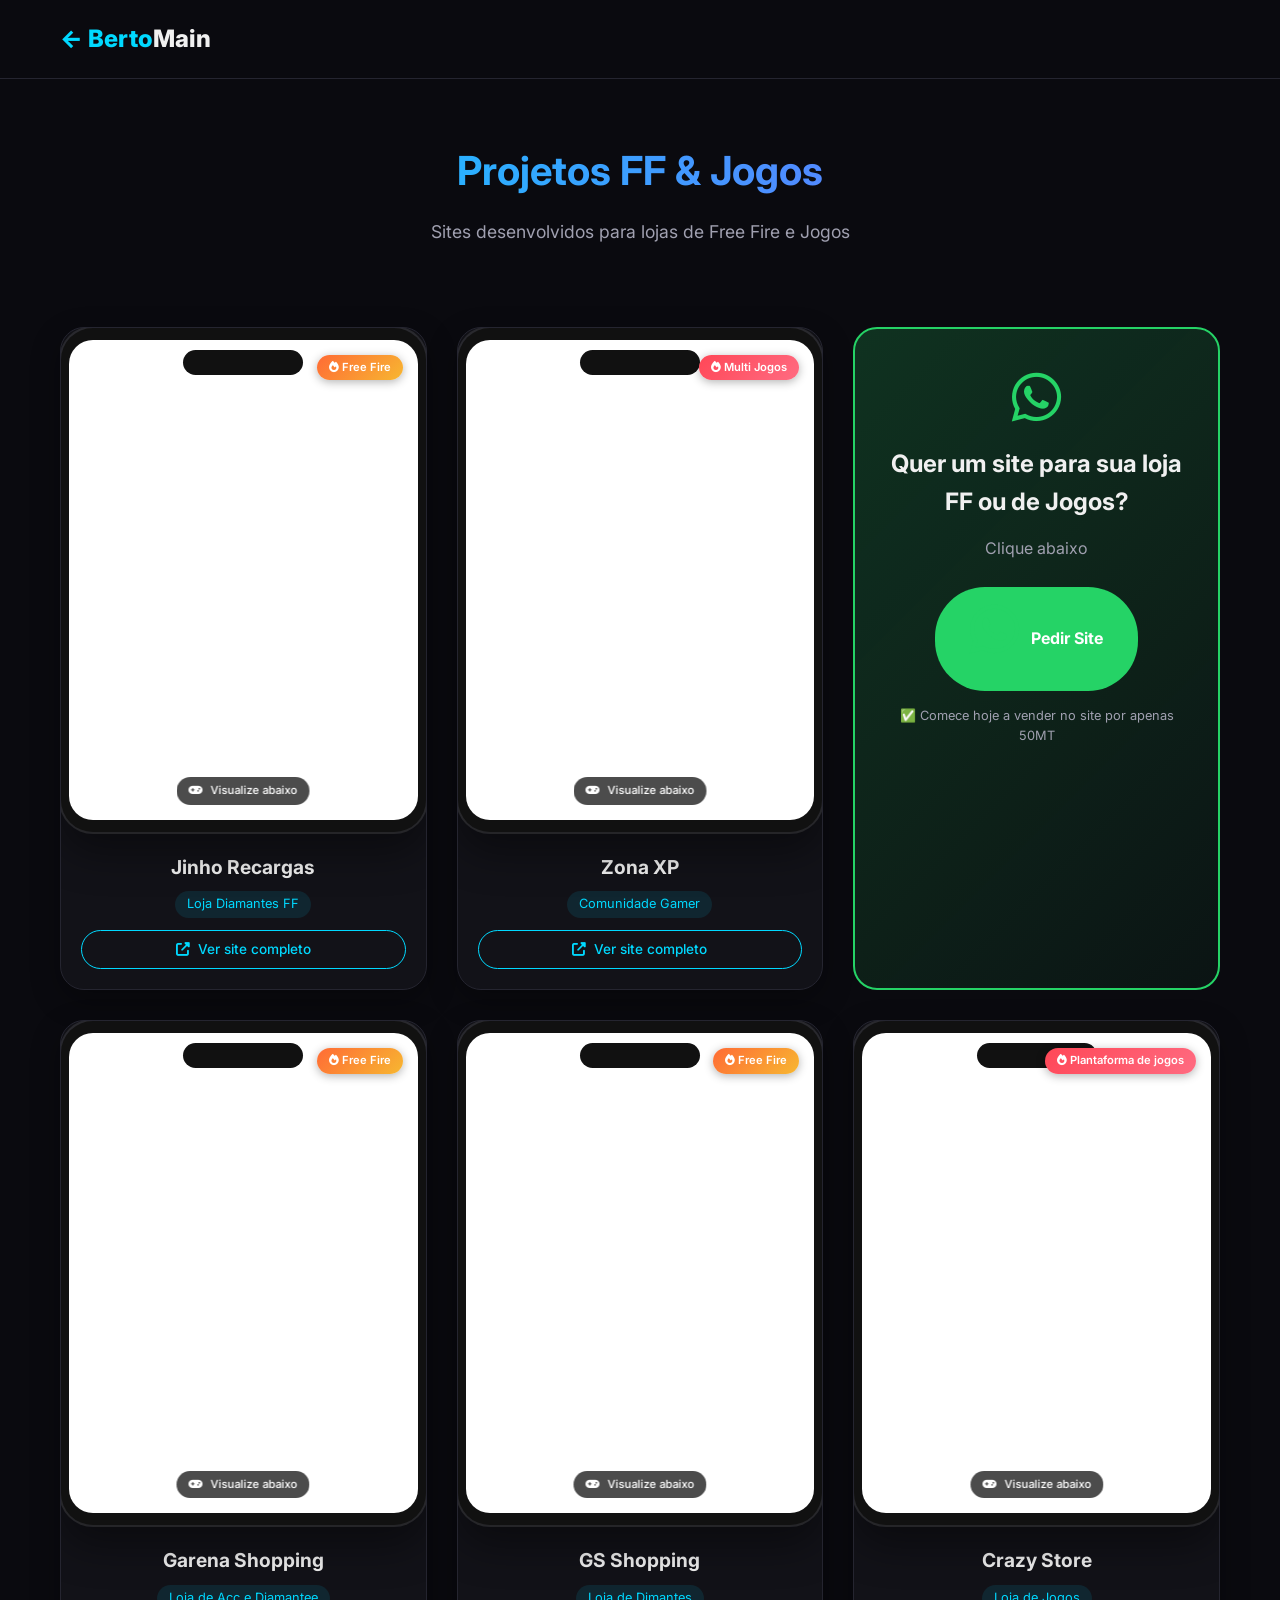
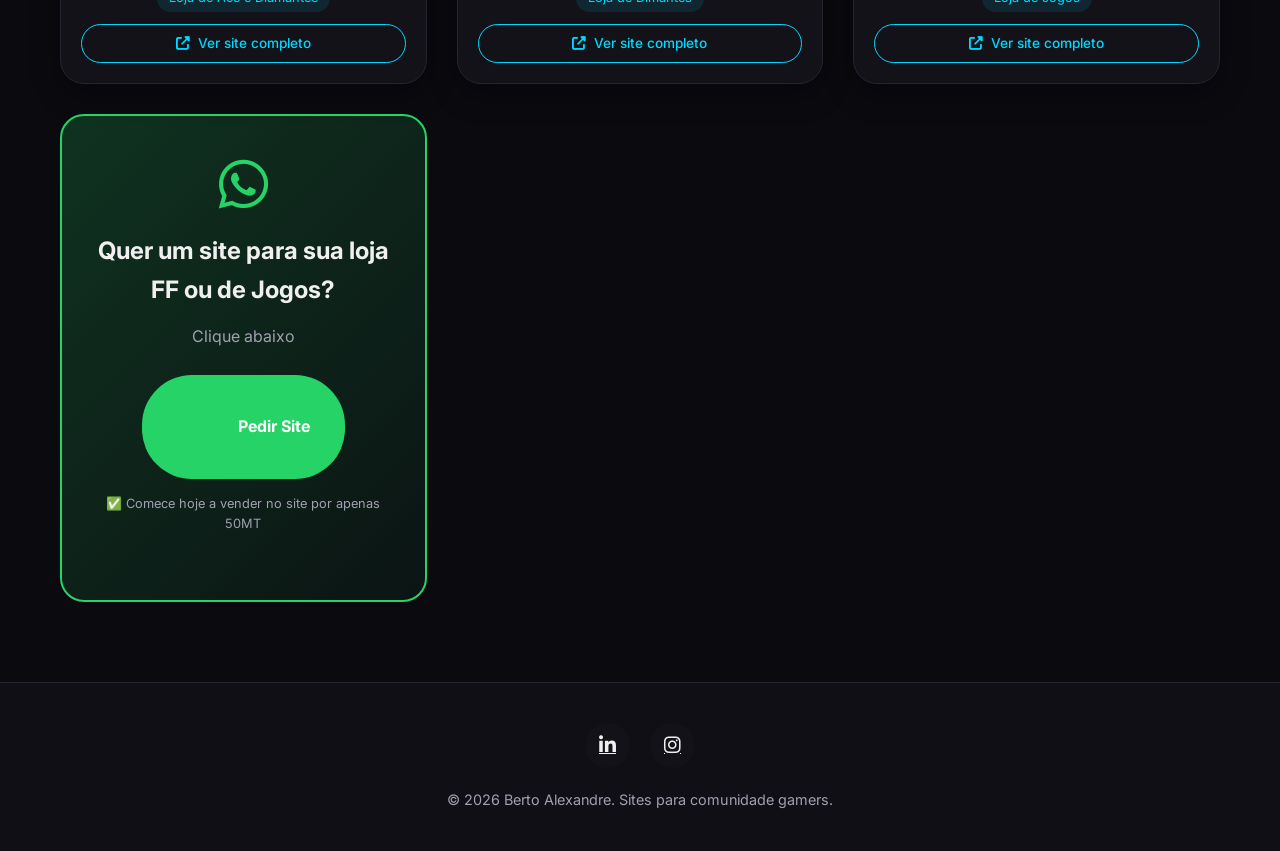
<file: jogos.html>
<!DOCTYPE html>
<html lang="pt">
<head>
  <meta charset="UTF-8">
  <meta name="viewport" content="width=device-width, initial-scale=1.0">
  <title>Projetos FF & Jogos | Berto Alexandre</title>
  <link rel="stylesheet" href="https://cdnjs.cloudflare.com/ajax/libs/font-awesome/6.4.0/css/all.min.css">
  <link rel="preconnect" href="https://fonts.googleapis.com">
  <link rel="preconnect" href="https://fonts.gstatic.com" crossorigin>
  <link href="https://fonts.googleapis.com/css2?family=Inter:wght@300;400;500;600;700;800&display=swap" rel="stylesheet">
  <style>
    * {
      margin: 0;
      padding: 0;
      box-sizing: border-box;
    }

    :root {
      --primary: #00d9ff;
      --secondary: #7b61ff;
      --bg-dark: #0a0a0f;
      --bg-card: #121218;
      --bg-section: #0f0f15;
      --text-light: #f0f0f0;
      --text-muted: #a0a0b0;
      --border-color: #252530;
      --game-glow: rgba(0, 217, 255, 0.3);
    }

    body {
      font-family: 'Inter', sans-serif;
      background-color: var(--bg-dark);
      color: var(--text-light);
      line-height: 1.6;
    }

    .container {
      max-width: 1200px;
      margin: 0 auto;
      padding: 0 20px;
    }

    header {
      padding: 20px 0;
      background-color: var(--bg-dark);
      border-bottom: 1px solid var(--border-color);
      position: sticky;
      top: 0;
      z-index: 100;
    }

    .logo {
      font-size: 1.5rem;
      font-weight: 800;
      color: var(--primary);
      text-decoration: none;
    }

    .logo span {
      color: var(--text-light);
    }

    .page-hero {
      text-align: center;
      padding: 60px 0 40px;
    }

    .page-hero h1 {
      font-size: 2.5rem;
      background: linear-gradient(90deg, var(--primary), var(--secondary));
      -webkit-background-clip: text;
      -webkit-text-fill-color: transparent;
      margin-bottom: 15px;
    }

    .page-hero p {
      color: var(--text-muted);
      font-size: 1.1rem;
    }

    .projects-grid {
      display: grid;
      grid-template-columns: repeat(auto-fill, minmax(320px, 1fr));
      gap: 30px;
      padding: 40px 0;
    }

    .project-card {
      background-color: var(--bg-card);
      border-radius: 24px;
      overflow: hidden;
      border: 1px solid var(--border-color);
      transition: all 0.3s ease;
      box-shadow: 0 10px 30px rgba(0, 0, 0, 0.3);
    }

    .project-card:hover {
      transform: translateY(-5px);
      border-color: var(--primary);
      box-shadow: 0 15px 40px var(--game-glow);
    }

    .phone-mockup {
      background-color: #111;
      border-radius: 32px;
      padding: 12px 8px;
      position: relative;
      box-shadow: 0 0 0 2px rgba(255, 255, 255, 0.1), 0 20px 40px rgba(0, 0, 0, 0.4);
    }

    .phone-screen {
      background-color: #fff;
      border-radius: 24px;
      overflow: hidden;
      position: relative;
      height: 480px;
    }

    .phone-notch {
      position: absolute;
      top: 10px;
      left: 50%;
      transform: translateX(-50%);
      width: 120px;
      height: 25px;
      background-color: #111;
      border-radius: 20px;
      z-index: 10;
    }

    .project-preview {
      width: 100%;
      height: 100%;
      overflow: hidden;
      position: relative;
    }

    .project-preview iframe {
      width: 100%;
      height: 100%;
      border: none;
      pointer-events: none;
      user-select: none;
    }

    .preview-overlay {
      position: absolute;
      top: 0;
      left: 0;
      width: 100%;
      height: 100%;
      background: transparent;
      z-index: 5;
      cursor: default;
    }

    .preview-info {
      position: absolute;
      bottom: 15px;
      left: 50%;
      transform: translateX(-50%);
      background-color: rgba(0, 0, 0, 0.7);
      color: white;
      padding: 5px 12px;
      border-radius: 20px;
      font-size: 0.7rem;
      z-index: 20;
      white-space: nowrap;
      backdrop-filter: blur(4px);
      font-weight: 500;
      pointer-events: none;
    }

    .preview-info i {
      margin-right: 5px;
      font-size: 0.7rem;
    }

    .project-content {
      padding: 20px;
      text-align: center;
    }

    .project-title {
      font-size: 1.2rem;
      font-weight: 700;
      color: var(--text-light);
      margin-bottom: 8px;
    }

    .project-type {
      font-size: 0.8rem;
      color: var(--primary);
      margin-bottom: 12px;
      display: inline-block;
      background: rgba(0, 217, 255, 0.1);
      padding: 3px 12px;
      border-radius: 20px;
    }

    .project-link {
      display: inline-flex;
      align-items: center;
      justify-content: center;
      gap: 8px;
      background: transparent;
      color: var(--primary);
      padding: 8px 20px;
      border-radius: 30px;
      font-weight: 500;
      font-size: 0.85rem;
      border: 1.5px solid var(--primary);
      text-decoration: none;
      transition: all 0.3s ease;
      width: 100%;
    }

    .project-link:hover {
      background-color: var(--primary);
      color: var(--bg-dark);
    }

    .cta-card {
      background: linear-gradient(135deg, rgba(37, 211, 102, 0.2), rgba(37, 211, 102, 0.05));
      border: 2px solid #25D366;
      border-radius: 24px;
      padding: 40px 30px;
      text-align: center;
      transition: all 0.3s ease;
    }

    .cta-card:hover {
      transform: translateY(-5px);
      box-shadow: 0 15px 40px rgba(37, 211, 102, 0.2);
    }

    .cta-card i {
      font-size: 3.5rem;
      color: #25D366;
      margin-bottom: 20px;
    }

    .cta-card h3 {
      font-size: 1.5rem;
      margin-bottom: 15px;
      color: var(--text-light);
    }

    .cta-card p {
      color: var(--text-muted);
      margin-bottom: 25px;
      font-size: 1rem;
    }

    .cta-whatsapp {
      display: inline-flex;
      align-items: center;
      gap: 12px;
      background: #25D366;
      color: white;
      padding: 14px 35px;
      border-radius: 50px;
      font-weight: 700;
      font-size: 1rem;
      text-decoration: none;
      transition: all 0.3s ease;
    }

    .cta-whatsapp:hover {
      background: #128C7E;
      transform: scale(1.02);
    }

    .game-badge {
      position: absolute;
      top: 15px;
      right: 15px;
      background: linear-gradient(135deg, #ff4757, #ff6b81);
      color: white;
      padding: 4px 12px;
      border-radius: 20px;
      font-size: 0.7rem;
      font-weight: 600;
      z-index: 25;
      box-shadow: 0 2px 10px rgba(0, 0, 0, 0.3);
    }

    .ff-badge {
      background: linear-gradient(135deg, #ff6b35, #f7b731);
    }

    footer {
      background-color: var(--bg-section);
      padding: 40px 0;
      text-align: center;
      border-top: 1px solid var(--border-color);
      margin-top: 40px;
    }

    .social-links {
      display: flex;
      justify-content: center;
      gap: 20px;
      margin-bottom: 20px;
    }

    .social-links a {
      width: 45px;
      height: 45px;
      border-radius: 50%;
      background-color: var(--bg-card);
      display: flex;
      align-items: center;
      justify-content: center;
      font-size: 1.2rem;
      transition: all 0.3s ease;
      color: var(--text-light);
    }

    .social-links a:hover {
      background-color: var(--primary);
      color: var(--bg-dark);
      transform: translateY(-3px);
    }

    .copyright {
      color: var(--text-muted);
      font-size: 0.9rem;
    }

    @media (max-width: 768px) {
      .page-hero h1 {
        font-size: 1.8rem;
      }
      .projects-grid {
        grid-template-columns: 1fr;
        gap: 25px;
      }
      .phone-screen {
        height: 450px;
      }
      .cta-card {
        padding: 30px 20px;
      }
      .cta-card h3 {
        font-size: 1.3rem;
      }
    }

    @media (max-width: 480px) {
      .phone-screen {
        height: 400px;
      }
      .cta-whatsapp {
        padding: 12px 25px;
        font-size: 0.9rem;
      }
      .preview-info {
        font-size: 0.6rem;
        white-space: nowrap;
      }
    }
  </style>
</head>
<body>
  <header>
    <div class="container">
      <a href="index.html" class="logo">← Berto<span>Main</span></a>
    </div>
  </header>

  <section class="page-hero">
    <div class="container">
      <h1>Projetos FF & Jogos</h1>
      <p>Sites desenvolvidos para lojas de Free Fire e Jogos</p>
    </div>
  </section>

  <div class="container">
    <div class="projects-grid" id="projectsGrid"></div>
  </div>

  <footer>
    <div class="container">
      <div class="social-links">
        <a href="https://www.linkedin.com/in/berto-alexandre-30a865377" target="_blank"><i class="fab fa-linkedin-in"></i></a>
        <a href="https://www.instagram.com/berto.main?igsh=aHFmc2p1MDU5M2k3" target="_blank"><i class="fab fa-instagram"></i></a>
      </div>
      <p class="copyright">&copy; <span id="currentYear"></span> Berto Alexandre. Sites para comunidade gamers.</p>
    </div>
  </footer>

  <script>
    document.getElementById('currentYear').textContent = new Date().getFullYear();

    // LISTA DE PROJETOS FF E JOGOS (6 projetos)
    const projects = [
      { 
        name: "Jinho Recargas", 
        url: "https://jinho-recargas.vercel.app/", 
        type: "Loja Diamantes FF",
        game: "Free Fire"
      },
      { 
        name: "Zona XP", 
        url: "https://zonaxp.vercel.app/", 
        type: "Comunidade Gamer",
        game: "Multi Jogos"
      },
      { 
        name: "Garena Shopping", 
        url: "https://bertob6.github.io/Garena-Shopping/", 
        type: "Loja de Acc e Diamantee",
        game: "Free Fire"
      },
      { 
        name: "GS Shopping", 
        url: "https://gs-shopping.vercel.app/", 
        type: "Loja de Dimantes",
        game: "Free Fire"
      },
      { 
        name: "Crazy Store", 
        url: "https://crazy-store.netlify.app/", 
        type: "Loja de Jogos",
        game: "Plantaforma de jogos"
      }
    ];

    const projectsGrid = document.getElementById('projectsGrid');
    
    // Função para criar card com iframe não interativo
    function createProjectCard(project) {
      const card = document.createElement('div');
      card.className = 'project-card';
      
      const badgeClass = project.game === 'Free Fire' ? 'ff-badge' : '';
      
      card.innerHTML = `
        <div class="phone-mockup">
          <div class="phone-screen">
            <div class="phone-notch"></div>
            <div class="project-preview">
              <iframe 
                src="${project.url}" 
                loading="lazy"
                title="${project.name}"
                sandbox="allow-same-origin allow-scripts allow-popups allow-forms allow-modals"
                style="pointer-events: none;"
              ></iframe>
              <div class="preview-overlay"></div>
            </div>
            <div class="preview-info">
              <i class="fas fa-gamepad"></i> Visualize abaixo
            </div>
            <div class="game-badge ${badgeClass}">
              <i class="fas fa-fire"></i> ${project.game}
            </div>
          </div>
        </div>
        <div class="project-content">
          <h3 class="project-title">${project.name}</h3>
          <span class="project-type">${project.type}</span>
          <a href="${project.url}" target="_blank" class="project-link">
            <i class="fas fa-external-link-alt"></i> Ver site completo
          </a>
        </div>
      `;
      return card;
    }

    function createCTACard() {
      const ctaCard = document.createElement('div');
      ctaCard.className = 'cta-card';
      ctaCard.innerHTML = `
        <i class="fab fa-whatsapp"></i>
        <h3>Quer um site para sua loja FF ou de Jogos?</h3>
        <p>Clique abaixo</p>
        <a href="https://wa.me/258858112264?text=Quero%20fazer%20um%20site%20para%20Free%20Fire%20ou%20jogos" target="_blank" class="cta-whatsapp">
          <i class="fab fa-whatsapp"></i> Pedir Site
        </a>
        <p style="margin-top: 15px; font-size: 0.8rem;">✅ Comece hoje a vender no site por apenas 50MT</p>
      `;
      return ctaCard;
    }

    // Adicionar os primeiros 2 projetos
    for (let i = 0; i < 2; i++) {
      projectsGrid.appendChild(createProjectCard(projects[i]));
    }
    
    // 1º CTA - NO MEIO
    projectsGrid.appendChild(createCTACard());
    
    // Adicionar os últimos 3 projetos
    for (let i = 2; i < projects.length; i++) {
      projectsGrid.appendChild(createProjectCard(projects[i]));
    }
    
    // 2º CTA - NO FINAL
    projectsGrid.appendChild(createCTACard());

    // Animação de entrada
    const observerOptions = { threshold: 0.1, rootMargin: '0px 0px -50px 0px' };
    const observer = new IntersectionObserver((entries) => {
      entries.forEach(entry => {
        if(entry.isIntersecting) {
          entry.target.style.opacity = '1';
          entry.target.style.transform = 'translateY(0)';
        }
      });
    }, observerOptions);
    
    document.querySelectorAll('.project-card, .cta-card').forEach(el => {
      el.style.opacity = '0';
      el.style.transform = 'translateY(20px)';
      el.style.transition = 'opacity 0.5s ease, transform 0.5s ease';
      observer.observe(el);
    });
  </script>
</body>
</html>
</file>
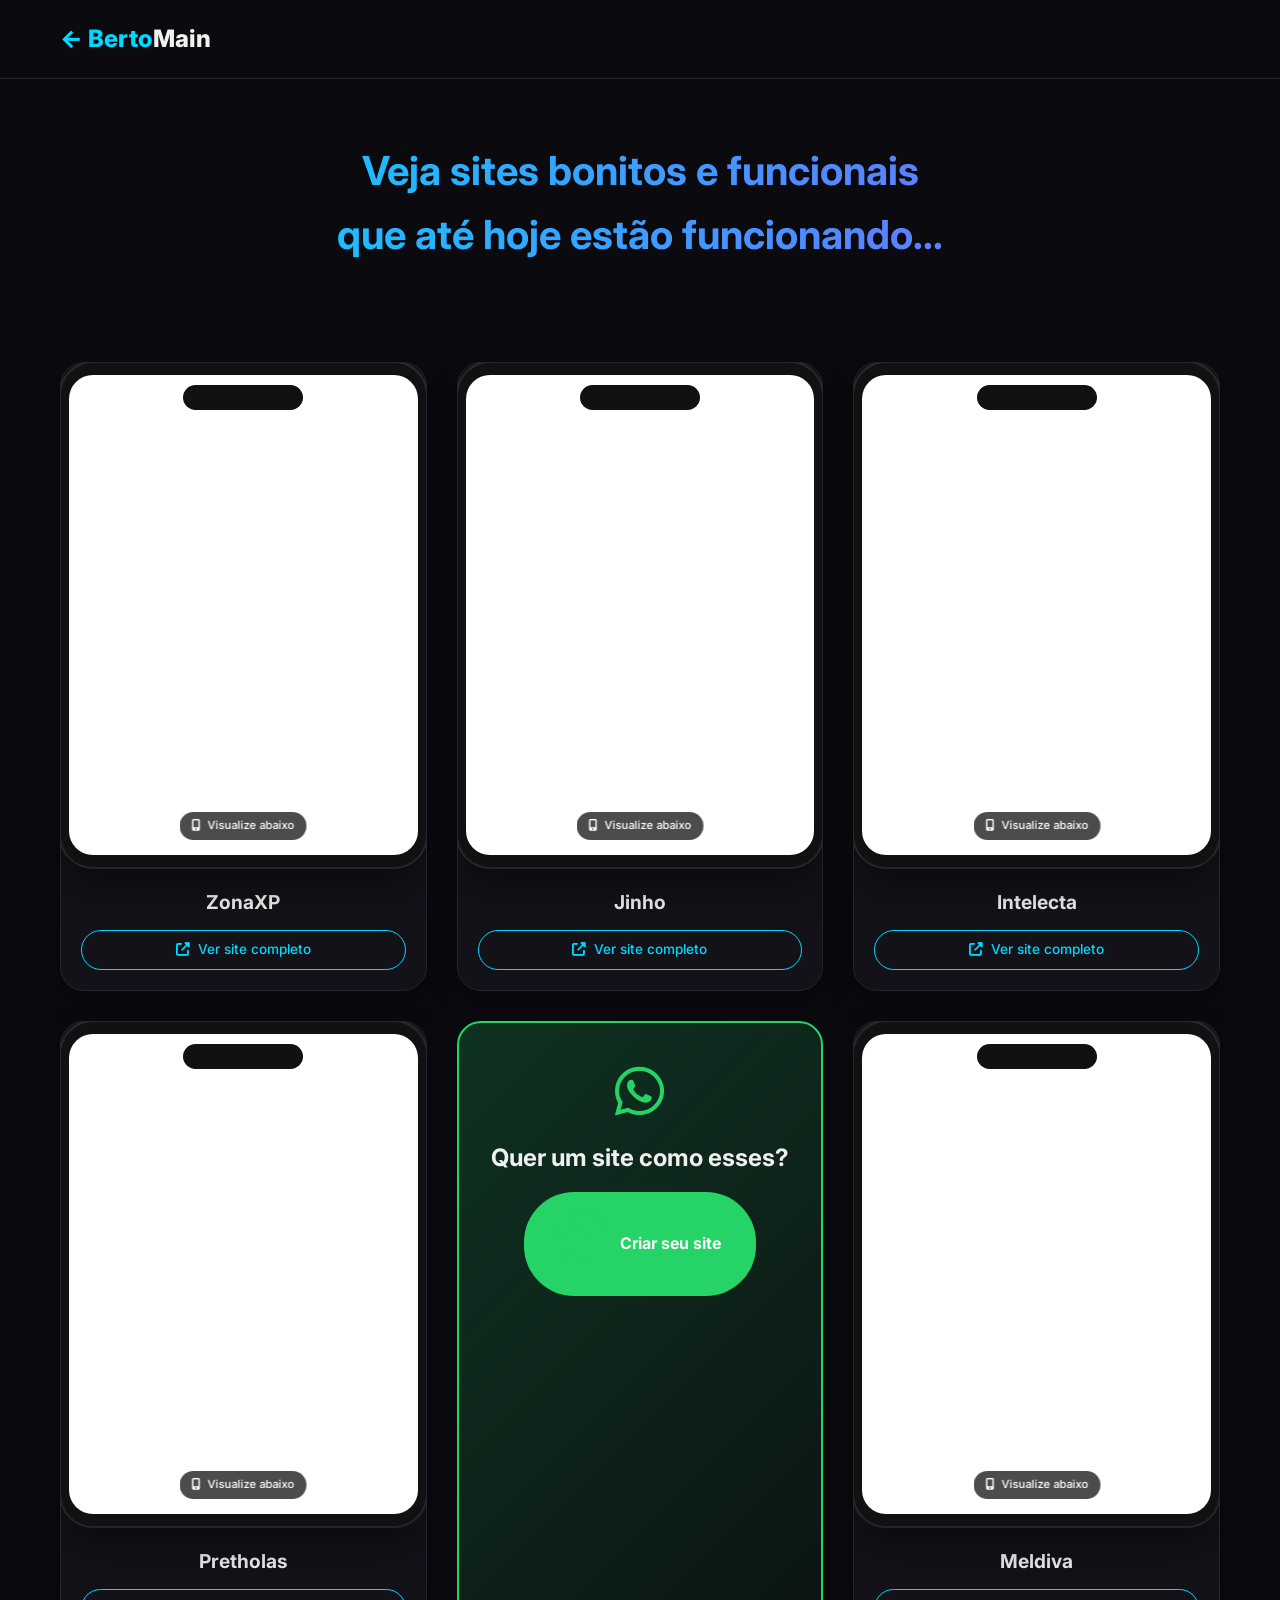
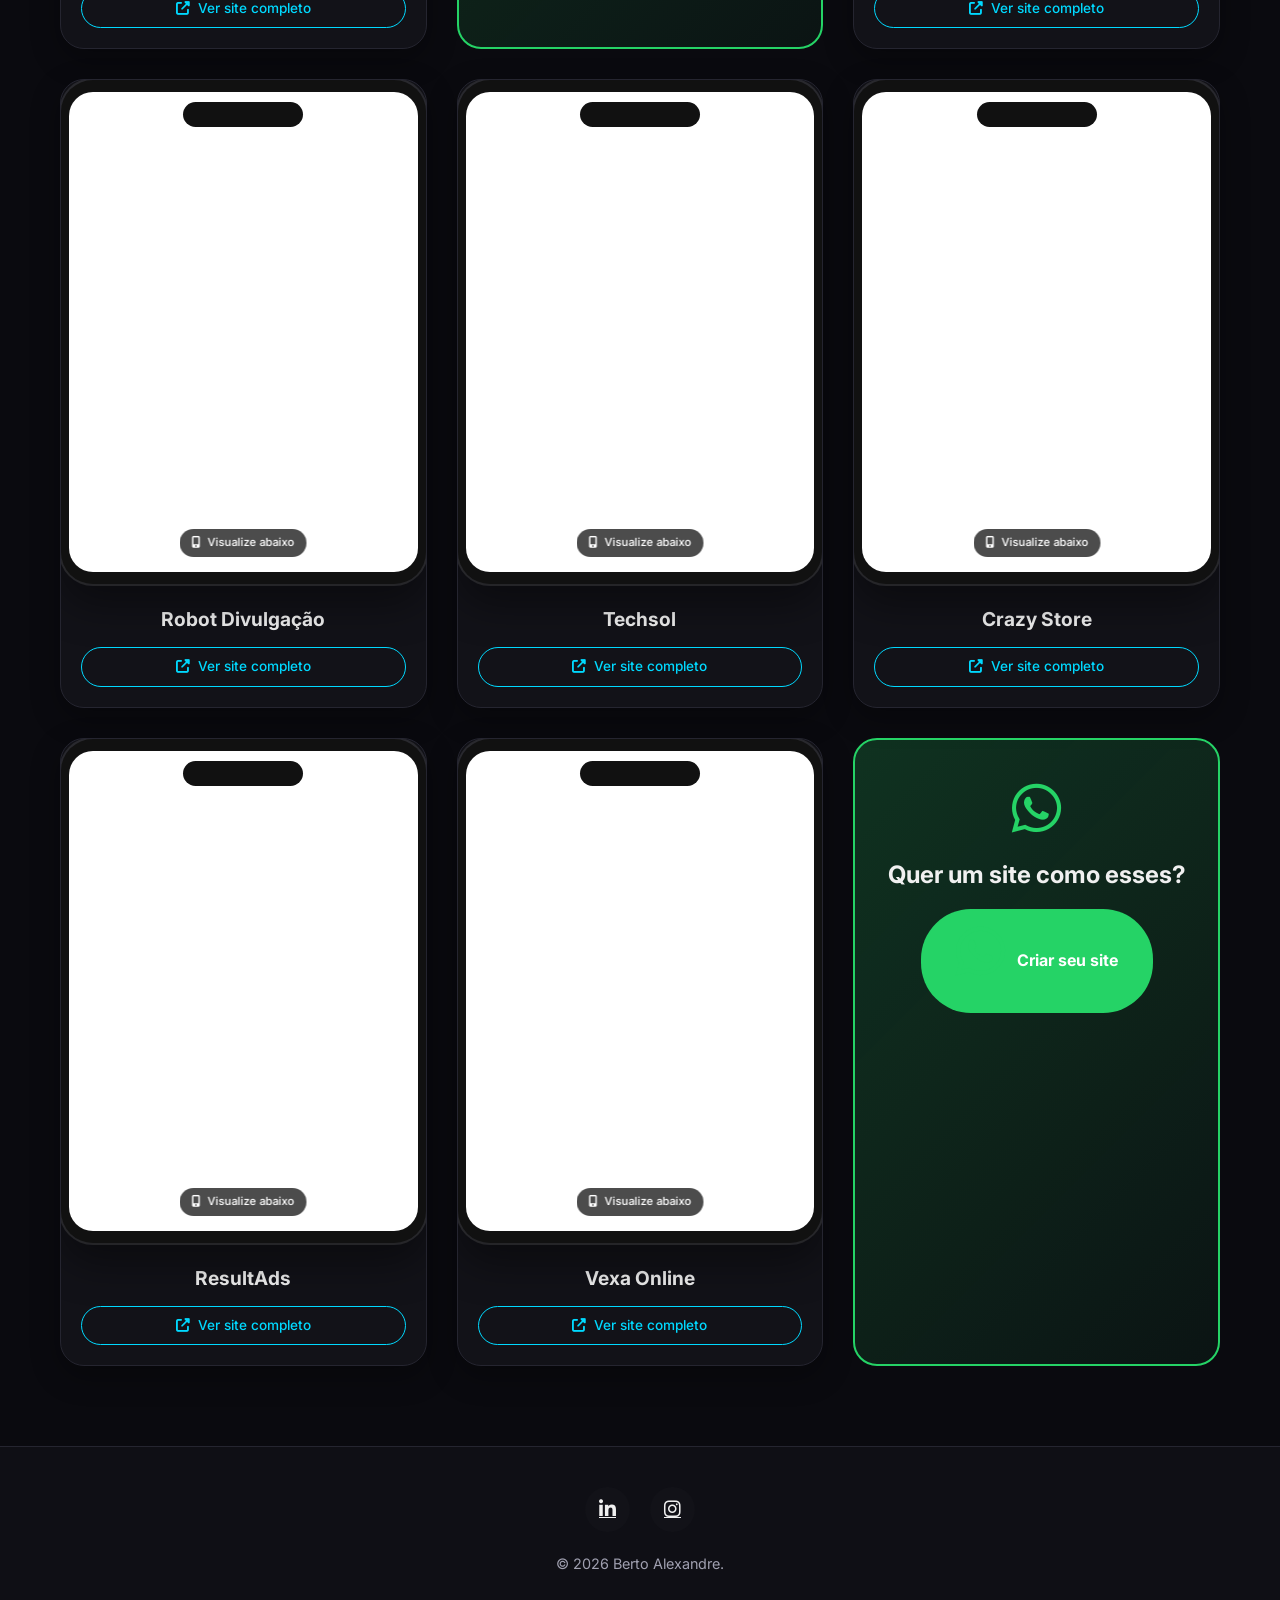
<file: projetos.html>
<!DOCTYPE html>
<html lang="pt">
<head>
  <meta charset="UTF-8">
  <meta name="viewport" content="width=device-width, initial-scale=1.0">
  <title>Meus Projetos | Berto Alexandre</title>
  <link rel="stylesheet" href="https://cdnjs.cloudflare.com/ajax/libs/font-awesome/6.4.0/css/all.min.css">
  <link rel="preconnect" href="https://fonts.googleapis.com">
  <link rel="preconnect" href="https://fonts.gstatic.com" crossorigin>
  <link href="https://fonts.googleapis.com/css2?family=Inter:wght@300;400;500;600;700;800&display=swap" rel="stylesheet">
  <style>
    * {
      margin: 0;
      padding: 0;
      box-sizing: border-box;
    }

    :root {
      --primary: #00d9ff;
      --secondary: #7b61ff;
      --bg-dark: #0a0a0f;
      --bg-card: #121218;
      --bg-section: #0f0f15;
      --text-light: #f0f0f0;
      --text-muted: #a0a0b0;
      --border-color: #252530;
    }

    body {
      font-family: 'Inter', sans-serif;
      background-color: var(--bg-dark);
      color: var(--text-light);
      line-height: 1.6;
    }

    .container {
      max-width: 1200px;
      margin: 0 auto;
      padding: 0 20px;
    }

    header {
      padding: 20px 0;
      background-color: var(--bg-dark);
      border-bottom: 1px solid var(--border-color);
      position: sticky;
      top: 0;
      z-index: 100;
    }

    .logo {
      font-size: 1.5rem;
      font-weight: 800;
      color: var(--primary);
      text-decoration: none;
    }

    .logo span {
      color: var(--text-light);
    }

    .page-hero {
      text-align: center;
      padding: 60px 0 40px;
    }

    .page-hero h1 {
      font-size: 2.5rem;
      background: linear-gradient(90deg, var(--primary), var(--secondary));
      -webkit-background-clip: text;
      -webkit-text-fill-color: transparent;
      margin-bottom: 15px;
    }

    .projects-grid {
      display: grid;
      grid-template-columns: repeat(auto-fill, minmax(320px, 1fr));
      gap: 30px;
      padding: 40px 0;
    }

    .project-card {
      background-color: var(--bg-card);
      border-radius: 24px;
      overflow: hidden;
      border: 1px solid var(--border-color);
      transition: all 0.3s ease;
      box-shadow: 0 10px 30px rgba(0, 0, 0, 0.3);
    }

    .project-card:hover {
      transform: translateY(-5px);
      border-color: var(--primary);
      box-shadow: 0 15px 40px rgba(0, 217, 255, 0.15);
    }

    /* Molde de Celular */
    .phone-mockup {
      background-color: #111;
      border-radius: 32px;
      padding: 12px 8px;
      position: relative;
      box-shadow: 0 0 0 2px rgba(255, 255, 255, 0.1), 0 20px 40px rgba(0, 0, 0, 0.4);
    }

    .phone-screen {
      background-color: #fff;
      border-radius: 24px;
      overflow: hidden;
      position: relative;
      height: 480px;
    }

    .phone-notch {
      position: absolute;
      top: 10px;
      left: 50%;
      transform: translateX(-50%);
      width: 120px;
      height: 25px;
      background-color: #111;
      border-radius: 20px;
      z-index: 10;
    }

    /* Iframe não interativo */
    .project-preview {
      width: 100%;
      height: 100%;
      overflow: hidden;
      position: relative;
    }

    .project-preview iframe {
      width: 100%;
      height: 100%;
      border: none;
      pointer-events: none;
      user-select: none;
    }

    .preview-overlay {
      position: absolute;
      top: 0;
      left: 0;
      width: 100%;
      height: 100%;
      background: transparent;
      z-index: 5;
      cursor: default;
    }

    .preview-info {
      position: absolute;
      bottom: 15px;
      left: 50%;
      transform: translateX(-50%);
      background-color: rgba(0, 0, 0, 0.7);
      color: white;
      padding: 5px 12px;
      border-radius: 20px;
      font-size: 0.7rem;
      z-index: 20;
      white-space: nowrap;
      backdrop-filter: blur(4px);
      font-weight: 500;
      pointer-events: none;
    }

    .preview-info i {
      margin-right: 5px;
      font-size: 0.7rem;
    }

    .project-content {
      padding: 20px;
      text-align: center;
    }

    .project-title {
      font-size: 1.2rem;
      font-weight: 700;
      color: var(--text-light);
      margin-bottom: 12px;
    }

    .project-link {
      display: inline-flex;
      align-items: center;
      justify-content: center;
      gap: 8px;
      background: transparent;
      color: var(--primary);
      padding: 8px 20px;
      border-radius: 30px;
      font-weight: 500;
      font-size: 0.85rem;
      border: 1.5px solid var(--primary);
      text-decoration: none;
      transition: all 0.3s ease;
      width: 100%;
    }

    .project-link:hover {
      background-color: var(--primary);
      color: var(--bg-dark);
    }

    /* CTA Card */
    .cta-card {
      background: linear-gradient(135deg, rgba(37, 211, 102, 0.2), rgba(37, 211, 102, 0.05));
      border: 2px solid #25D366;
      border-radius: 24px;
      padding: 40px 30px;
      text-align: center;
      transition: all 0.3s ease;
    }

    .cta-card:hover {
      transform: translateY(-5px);
      box-shadow: 0 15px 40px rgba(37, 211, 102, 0.2);
    }

    .cta-card i {
      font-size: 3.5rem;
      color: #25D366;
      margin-bottom: 20px;
    }

    .cta-card h3 {
      font-size: 1.5rem;
      margin-bottom: 15px;
      color: var(--text-light);
    }

    .cta-card p {
      color: var(--text-muted);
      margin-bottom: 25px;
      font-size: 1rem;
    }

    .cta-whatsapp {
      display: inline-flex;
      align-items: center;
      gap: 12px;
      background: #25D366;
      color: white;
      padding: 14px 35px;
      border-radius: 50px;
      font-weight: 700;
      font-size: 1rem;
      text-decoration: none;
      transition: all 0.3s ease;
    }

    .cta-whatsapp:hover {
      background: #128C7E;
      transform: scale(1.02);
    }

    footer {
      background-color: var(--bg-section);
      padding: 40px 0;
      text-align: center;
      border-top: 1px solid var(--border-color);
      margin-top: 40px;
    }

    .social-links {
      display: flex;
      justify-content: center;
      gap: 20px;
      margin-bottom: 20px;
    }

    .social-links a {
      width: 45px;
      height: 45px;
      border-radius: 50%;
      background-color: var(--bg-card);
      display: flex;
      align-items: center;
      justify-content: center;
      font-size: 1.2rem;
      transition: all 0.3s ease;
      color: var(--text-light);
    }

    .social-links a:hover {
      background-color: var(--primary);
      color: var(--bg-dark);
      transform: translateY(-3px);
    }

    .copyright {
      color: var(--text-muted);
      font-size: 0.9rem;
    }

    @media (max-width: 768px) {
      .page-hero h1 {
        font-size: 1.8rem;
      }
      .projects-grid {
        grid-template-columns: 1fr;
        gap: 25px;
      }
      .phone-screen {
        height: 450px;
      }
      .cta-card {
        padding: 30px 20px;
      }
      .cta-card h3 {
        font-size: 1.3rem;
      }
    }

    @media (max-width: 480px) {
      .phone-screen {
        height: 400px;
      }
      .cta-whatsapp {
        padding: 12px 25px;
        font-size: 0.9rem;
      }
      .preview-info {
        font-size: 0.6rem;
        white-space: nowrap;
      }
    }
  </style>
</head>
<body>
  <header>
    <div class="container">
      <a href="index.html" class="logo">← Berto<span>Main</span></a>
    </div>
  </header>

  <section class="page-hero">
    <div class="container">
      <h1>Veja sites bonitos e funcionais<br>que até hoje estão funcionando...</h1>
    </div>
  </section>

  <div class="container">
    <div class="projects-grid" id="projectsGrid"></div>
  </div>

  <footer>
    <div class="container">
      <div class="social-links">
        <a href="https://www.linkedin.com/in/berto-alexandre-30a865377" target="_blank"><i class="fab fa-linkedin-in"></i></a>
        <a href="https://www.instagram.com/bert.oalexandre" target="_blank"><i class="fab fa-instagram"></i></a>
      </div>
      <p class="copyright">&copy; <span id="currentYear"></span> Berto Alexandre.</p>
    </div>
  </footer>

  <script>
    document.getElementById('currentYear').textContent = new Date().getFullYear();

    // LISTA DE TODOS OS PROJETOS
    const projects = [
      { name: "ZonaXP", url: "https://zonaxp.vercel.app/" },
      { name: "Jinho", url: "https://jinho-recargas.vercel.app/" },
      { name: "Intelecta", url: "https://intelecta-v1.vercel.app/" },
      { name: "Pretholas", url: "https://pretholas-v2.vercel.app/" },
      { name: "Meldiva", url: "https://meldiva-suplementos.netlify.app/" },
      { name: "Robot Divulgação", url: "https://robot-divulgacao.netlify.app/" },
      { name: "Techsol", url: "https://techsol-dahua.netlify.app/" },
      { name: "Crazy Store", url: "https://crazy-store.netlify.app/" },
      { name: "ResultAds", url: "https://campanha-publicitarias.netlify.app/" },
      { name: "Vexa Online", url: "https://vexa-online-v1-0-2.netlify.app/" }
    ];

    const projectsGrid = document.getElementById('projectsGrid');
    
    // Função para criar card com iframe não interativo
    function createProjectCard(project) {
      const card = document.createElement('div');
      card.className = 'project-card';
      
      card.innerHTML = `
        <div class="phone-mockup">
          <div class="phone-screen">
            <div class="phone-notch"></div>
            <div class="project-preview">
              <iframe 
                src="${project.url}" 
                loading="lazy"
                title="${project.name}"
                sandbox="allow-same-origin allow-scripts allow-popups allow-forms allow-modals"
                style="pointer-events: none;"
              ></iframe>
              <div class="preview-overlay"></div>
            </div>
            <div class="preview-info">
              <i class="fas fa-mobile-alt"></i> Visualize abaixo
            </div>
          </div>
        </div>
        <div class="project-content">
          <h3 class="project-title">${project.name}</h3>
          <a href="${project.url}" target="_blank" class="project-link">
            <i class="fas fa-external-link-alt"></i> Ver site completo
          </a>
        </div>
      `;
      return card;
    }

    function createCTACard() {
      const ctaCard = document.createElement('div');
      ctaCard.className = 'cta-card';
      ctaCard.innerHTML = `
        <i class="fab fa-whatsapp"></i>
        <h3>Quer um site como esses?</h3>
        <a href="https://wa.me/258858112264?text=Quero%20fazer%20um%20site%20de" target="_blank" class="cta-whatsapp">
          <i class="fab fa-whatsapp"></i> Criar seu site
        </a>
      `;
      return ctaCard;
    }

    // Adicionar os primeiros 4 projetos
    for (let i = 0; i < 4; i++) {
      projectsGrid.appendChild(createProjectCard(projects[i]));
    }
    
    // 1º CTA - NO MEIO (após o 4º projeto)
    projectsGrid.appendChild(createCTACard());
    
    // Adicionar os próximos 5 projetos (5º ao 9º)
    for (let i = 4; i < 9; i++) {
      projectsGrid.appendChild(createProjectCard(projects[i]));
    }
    
    // Adicionar o último projeto (10º)
    projectsGrid.appendChild(createProjectCard(projects[9]));
    
    // 2º CTA - NO FINAL (depois do último projeto)
    projectsGrid.appendChild(createCTACard());

    // Animação de entrada
    const observerOptions = { threshold: 0.1, rootMargin: '0px 0px -50px 0px' };
    const observer = new IntersectionObserver((entries) => {
      entries.forEach(entry => {
        if(entry.isIntersecting) {
          entry.target.style.opacity = '1';
          entry.target.style.transform = 'translateY(0)';
        }
      });
    }, observerOptions);
    
    document.querySelectorAll('.project-card, .cta-card').forEach(el => {
      el.style.opacity = '0';
      el.style.transform = 'translateY(20px)';
      el.style.transition = 'opacity 0.5s ease, transform 0.5s ease';
      observer.observe(el);
    });
  </script>
</body>
</html>
</file>
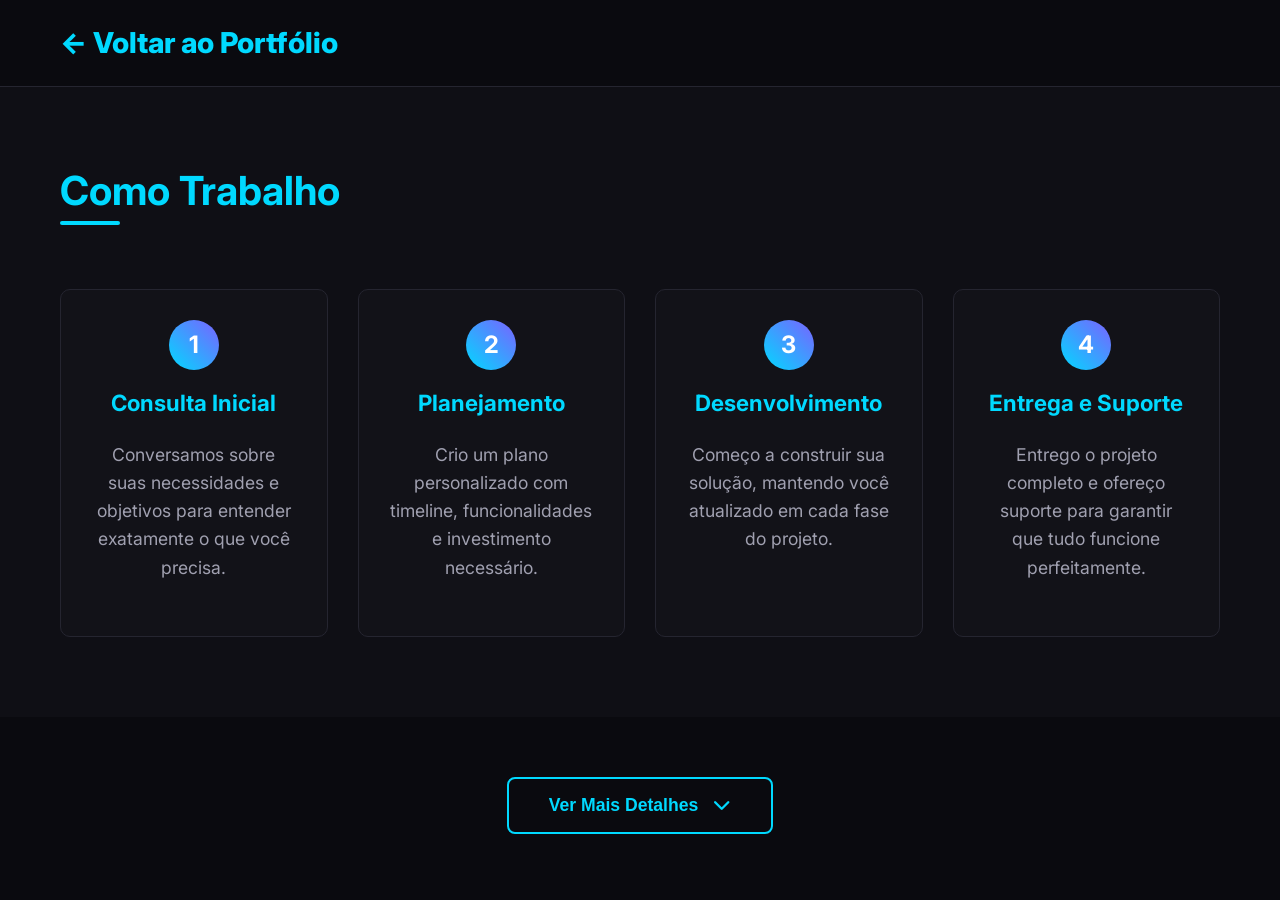
<file: trabalho.html>
<!DOCTYPE html>
<html lang="pt">
<head>
  <meta charset="UTF-8">
  <meta name="viewport" content="width=device-width, initial-scale=1.0">
  <title>Trabalhe Comigo - Berto Alexandre</title>
  <link rel="stylesheet" href="https://cdnjs.cloudflare.com/ajax/libs/font-awesome/6.4.0/css/all.min.css">
  <link rel="preconnect" href="https://fonts.googleapis.com">
  <link rel="preconnect" href="https://fonts.gstatic.com" crossorigin>
  <link href="https://fonts.googleapis.com/css2?family=Inter:wght@300;400;500;600;700;800&display=swap" rel="stylesheet">
  <style>
    /* Reset e Configurações Gerais */
    * {
      margin: 0;
      padding: 0;
      box-sizing: border-box;
    }

    :root {
      --primary: #00d9ff;
      --primary-dark: #00a8cc;
      --secondary: #7b61ff;
      --bg-dark: #0a0a0f;
      --bg-card: #121218;
      --bg-section: #0f0f15;
      --text-light: #f0f0f0;
      --text-muted: #a0a0b0;
      --border-color: #252530;
      --success: #00ff9d;
      --danger: #ff4757;
      --warning: #ffa502;
      --shadow: rgba(0, 217, 255, 0.1);
    }

    body {
      font-family: 'Inter', sans-serif;
      background-color: var(--bg-dark);
      color: var(--text-light);
      line-height: 1.6;
      overflow-x: hidden;
    }

    .container {
      max-width: 1200px;
      margin: 0 auto;
      padding: 0 20px;
    }

    section {
      padding: 80px 0;
    }

    h1, h2, h3, h4 {
      font-weight: 700;
      line-height: 1.2;
      margin-bottom: 1.5rem;
    }

    h1 {
      font-size: 3rem;
      background: linear-gradient(90deg, var(--primary), var(--secondary));
      -webkit-background-clip: text;
      -webkit-text-fill-color: transparent;
      text-align: center;
    }

    h2 {
      font-size: 2.5rem;
      color: var(--primary);
      position: relative;
      display: inline-block;
    }

    h2:after {
      content: '';
      position: absolute;
      bottom: -10px;
      left: 0;
      width: 60px;
      height: 4px;
      background: var(--primary);
      border-radius: 2px;
    }

    h3 {
      font-size: 1.8rem;
      color: var(--text-light);
    }

    h4 {
      font-size: 1.4rem;
      color: var(--primary);
    }

    p {
      color: var(--text-muted);
      font-size: 1.1rem;
      margin-bottom: 1.5rem;
    }

    a {
      text-decoration: none;
      color: inherit;
      transition: all 0.3s ease;
    }

    .btn {
      display: inline-block;
      background: linear-gradient(90deg, var(--primary), var(--secondary));
      color: white;
      padding: 16px 40px;
      border-radius: 8px;
      font-weight: 700;
      font-size: 1.1rem;
      border: none;
      cursor: pointer;
      transition: all 0.3s ease;
      text-align: center;
      box-shadow: 0 4px 15px var(--shadow);
    }

    .btn:hover {
      transform: translateY(-3px);
      box-shadow: 0 6px 20px rgba(0, 217, 255, 0.25);
    }

    .btn-small {
      display: inline-block;
      background: transparent;
      color: var(--primary);
      padding: 10px 25px;
      border-radius: 6px;
      font-weight: 600;
      font-size: 1rem;
      border: 2px solid var(--primary);
      cursor: pointer;
      transition: all 0.3s ease;
    }

    .btn-small:hover {
      background-color: var(--primary);
      color: var(--bg-dark);
    }

    /* Header */
    header {
      padding: 20px 0;
      background-color: var(--bg-dark);
      border-bottom: 1px solid var(--border-color);
    }

    .logo {
      font-size: 1.8rem;
      font-weight: 800;
      color: var(--primary);
    }

    .logo span {
      color: var(--text-light);
    }

    /* Hero Section - Foco no Problema */
    .hero-problem {
      text-align: center;
      padding: 100px 0;
      background: linear-gradient(135deg, var(--bg-section) 0%, var(--bg-dark) 100%);
    }

    .hero-problem h1 {
      font-size: 3.5rem;
      margin-bottom: 2rem;
    }

    .problem-card {
      background-color: var(--bg-card);
      padding: 30px;
      border-radius: 15px;
      border: 2px solid var(--border-color);
      max-width: 800px;
      margin: 40px auto;
      text-align: left;
    }

    .problem-list {
      list-style: none;
      margin: 20px 0;
    }

    .problem-list li {
      color: var(--text-muted);
      margin-bottom: 15px;
      padding-left: 35px;
      position: relative;
      font-size: 1.1rem;
    }

    .problem-list li:before {
      content: '';
      position: absolute;
      left: 0;
      top: 50%;
      transform: translateY(-50%);
      width: 24px;
      height: 24px;
      border-radius: 50%;
      display: flex;
      align-items: center;
      justify-content: center;
      font-weight: bold;
    }

    .problem-list li:nth-child(1):before {
      content: '✓';
      background-color: rgba(0, 255, 157, 0.1);
      color: var(--success);
      border: 2px solid var(--success);
    }

    .problem-list li:nth-child(2):before {
      content: '?';
      background-color: rgba(255, 71, 87, 0.1);
      color: var(--danger);
      border: 2px solid var(--danger);
    }

    .problem-list li:nth-child(3):before {
      content: '✓';
      background-color: rgba(0, 217, 255, 0.1);
      color: var(--primary);
      border: 2px solid var(--primary);
    }

    .problem-list li:nth-child(4):before {
      content: '✓';
      background-color: rgba(123, 97, 255, 0.1);
      color: var(--secondary);
      border: 2px solid var(--secondary);
    }

    .urgent-warning {
      color: var(--warning);
      font-weight: 600;
      margin-top: 20px;
      font-size: 1.2rem;
    }

    .cta-large {
      margin-top: 40px;
    }

    /* Como Trabalho */
    .process {
      background-color: var(--bg-section);
      position: relative;
      z-index: 1;
    }

    .process-steps {
      display: grid;
      grid-template-columns: repeat(auto-fit, minmax(250px, 1fr));
      gap: 30px;
      margin-top: 50px;
    }

    .step-card {
      background-color: var(--bg-card);
      padding: 30px;
      border-radius: 10px;
      text-align: center;
      border: 1px solid var(--border-color);
      transition: transform 0.3s ease;
    }

    .step-card:hover {
      transform: translateY(-5px);
      border-color: var(--primary);
    }

    .step-number {
      display: inline-block;
      width: 50px;
      height: 50px;
      background: linear-gradient(45deg, var(--primary), var(--secondary));
      color: white;
      border-radius: 50%;
      line-height: 50px;
      font-weight: 700;
      font-size: 1.5rem;
      margin-bottom: 20px;
    }

    /* Botão Ver Mais */
    .show-more-section {
      text-align: center;
      padding: 60px 0;
      position: relative;
    }

    .show-more-btn {
      display: inline-flex;
      align-items: center;
      gap: 15px;
      background: transparent;
      color: var(--primary);
      padding: 16px 40px;
      border-radius: 8px;
      font-weight: 700;
      font-size: 1.1rem;
      border: 2px solid var(--primary);
      cursor: pointer;
      transition: all 0.3s ease;
    }

    .show-more-btn:hover {
      background-color: var(--primary);
      color: var(--bg-dark);
      transform: translateY(-3px);
    }

    .show-more-btn i {
      transition: transform 0.3s ease;
    }

    .show-more-btn.active i {
      transform: rotate(180deg);
    }

    /* Conteúdo Oculto */
    .hidden-content {
      max-height: 0;
      overflow: hidden;
      transition: max-height 0.8s cubic-bezier(0.4, 0, 0.2, 1);
      background-color: var(--bg-dark);
    }

    .hidden-content.visible {
      max-height: 5000px;
      animation: fadeIn 0.5s ease;
    }

    @keyframes fadeIn {
      from { opacity: 0; }
      to { opacity: 1; }
    }

    /* O Que Faço */
    .services {
      background-color: var(--bg-dark);
      padding-top: 60px;
    }

    .services-grid {
      display: grid;
      grid-template-columns: repeat(auto-fit, minmax(300px, 1fr));
      gap: 30px;
      margin-top: 50px;
    }

    .service-card {
      background-color: var(--bg-card);
      padding: 30px;
      border-radius: 10px;
      border: 1px solid var(--border-color);
      opacity: 0;
      transform: translateY(20px);
      transition: opacity 0.5s ease, transform 0.5s ease;
    }

    .hidden-content.visible .service-card {
      opacity: 1;
      transform: translateY(0);
    }

    .service-card:nth-child(1) { transition-delay: 0.1s; }
    .service-card:nth-child(2) { transition-delay: 0.2s; }
    .service-card:nth-child(3) { transition-delay: 0.3s; }

    .service-card h4 {
      display: flex;
      align-items: center;
      gap: 10px;
      margin-bottom: 20px;
    }

    .service-card ul {
      list-style: none;
    }

    .service-card li {
      color: var(--text-muted);
      margin-bottom: 10px;
      padding-left: 25px;
      position: relative;
    }

    .service-card li:before {
      content: '▸';
      color: var(--primary);
      position: absolute;
      left: 0;
    }

    /* Termos e Condições */
    .terms {
      background-color: var(--bg-section);
    }

    .terms-container {
      background-color: var(--bg-card);
      padding: 40px;
      border-radius: 15px;
      border: 2px solid var(--border-color);
      max-width: 800px;
      margin: 0 auto;
      opacity: 0;
      transform: translateY(20px);
      transition: opacity 0.5s ease 0.4s, transform 0.5s ease 0.4s;
    }

    .hidden-content.visible .terms-container {
      opacity: 1;
      transform: translateY(0);
    }

    .term-item {
      margin-bottom: 30px;
      padding-bottom: 20px;
      border-bottom: 1px solid var(--border-color);
    }

    .term-item:last-child {
      border-bottom: none;
    }

    .term-list {
      list-style: none;
      margin-top: 15px;
    }

    .term-list li {
      color: var(--text-muted);
      margin-bottom: 8px;
      padding-left: 25px;
      position: relative;
    }

    .term-list li:before {
      content: '•';
      color: var(--primary);
      position: absolute;
      left: 10px;
    }

    /* Projetos (Portfólio) */
    .portfolio {
      background-color: var(--bg-dark);
    }

    .portfolio-grid {
      display: grid;
      grid-template-columns: repeat(auto-fit, minmax(300px, 1fr));
      gap: 30px;
      margin-top: 50px;
    }

    .portfolio-card {
      background-color: var(--bg-card);
      border-radius: 10px;
      overflow: hidden;
      border: 1px solid var(--border-color);
      transition: transform 0.3s ease;
      opacity: 0;
      transform: translateY(20px);
      transition: opacity 0.5s ease, transform 0.5s ease;
    }

    .hidden-content.visible .portfolio-card {
      opacity: 1;
      transform: translateY(0);
    }

    .portfolio-card:nth-child(1) { transition-delay: 0.5s; }
    .portfolio-card:nth-child(2) { transition-delay: 0.6s; }
    .portfolio-card:nth-child(3) { transition-delay: 0.7s; }

    .portfolio-card:hover {
      transform: translateY(-10px);
      border-color: var(--primary);
    }

    .portfolio-image {
      height: 200px;
      background-color: var(--border-color);
      display: flex;
      align-items: center;
      justify-content: center;
      color: var(--text-muted);
      font-size: 4rem;
    }

    .portfolio-content {
      padding: 25px;
    }

    /* Contato Final */
    .final-cta {
      text-align: center;
      padding: 100px 0;
      background: linear-gradient(135deg, var(--bg-section) 0%, var(--bg-dark) 100%);
      opacity: 0;
      transform: translateY(20px);
      transition: opacity 0.5s ease 0.8s, transform 0.5s ease 0.8s;
    }

    .hidden-content.visible .final-cta {
      opacity: 1;
      transform: translateY(0);
    }

    .final-cta h2 {
      color: var(--success);
    }

    .whatsapp-btn {
      background: linear-gradient(90deg, #25D366, #128C7E);
      color: white;
      padding: 18px 45px;
      border-radius: 8px;
      font-weight: 700;
      font-size: 1.2rem;
      border: none;
      cursor: pointer;
      transition: all 0.3s ease;
      display: inline-flex;
      align-items: center;
      gap: 15px;
      margin-top: 30px;
      text-decoration: none;
    }

    .whatsapp-btn:hover {
      transform: translateY(-3px);
      box-shadow: 0 6px 20px rgba(37, 211, 102, 0.3);
    }

    /* Footer */
    footer {
      background-color: var(--bg-section);
      padding: 40px 0;
      text-align: center;
      border-top: 1px solid var(--border-color);
      opacity: 0;
      transform: translateY(20px);
      transition: opacity 0.5s ease 1s, transform 0.5s ease 1s;
    }

    .hidden-content.visible footer {
      opacity: 1;
      transform: translateY(0);
    }

    .social-links {
      display: flex;
      justify-content: center;
      gap: 20px;
      margin-bottom: 20px;
    }

    .social-links a {
      width: 45px;
      height: 45px;
      border-radius: 50%;
      background-color: var(--bg-card);
      display: flex;
      align-items: center;
      justify-content: center;
      font-size: 1.2rem;
      transition: all 0.3s ease;
    }

    .social-links a:hover {
      background-color: var(--primary);
      color: var(--bg-dark);
      transform: translateY(-3px);
    }

    .copyright {
      color: var(--text-muted);
      font-size: 0.9rem;
    }

    /* Responsividade */
    @media (max-width: 768px) {
      h1 { font-size: 2.5rem; }
      h2 { font-size: 2rem; }
      
      .hero-problem h1 {
        font-size: 2.8rem;
      }
      
      .problem-card {
        padding: 20px;
      }
      
      .process-steps,
      .services-grid,
      .portfolio-grid {
        grid-template-columns: 1fr;
      }
      
      .terms-container {
        padding: 20px;
      }
      
      .show-more-btn {
        padding: 14px 30px;
        font-size: 1rem;
      }
    }

    @media (max-width: 480px) {
      h1 { font-size: 2rem; }
      h2 { font-size: 1.8rem; }
      
      .btn {
        padding: 14px 30px;
        font-size: 1rem;
      }
      
      .whatsapp-btn {
        padding: 16px 30px;
        font-size: 1rem;
      }
      
      section {
        padding: 60px 0;
      }
      
      .hero-problem {
        padding: 80px 0;
      }
      
      .show-more-section {
        padding: 40px 0;
      }
    }

.portfolio-image {
  height: 200px;
  border-radius: 10px 10px 0 0;
  overflow: hidden;
  display: flex;
  align-items: center;
  justify-content: center;
  background: linear-gradient(135deg, var(--bg-card) 0%, #1a1a25 100%);
}

.portfolio-image img {
  width: 100%;
  height: 100%;
  object-fit: cover;
  transition: all 0.4s ease;
}

.portfolio-card:hover .portfolio-image img {
  transform: scale(1.1);
}

/* Se quiser manter o ícone sobreposto na imagem, use este CSS: */
.portfolio-image {
  position: relative;
}

.portfolio-image i {
  position: absolute;
  font-size: 3rem;
  color: var(--primary);
  background: rgba(0, 0, 0, 0.7);
  padding: 15px;
  border-radius: 50%;
  z-index: 2;
}

.portfolio-image::after {
  content: '';
  position: absolute;
  top: 0;
  left: 0;
  right: 0;
  bottom: 0;
  background: linear-gradient(45deg, rgba(0,217,255,0.2), rgba(123,97,255,0.2));
  opacity: 0;
  transition: opacity 0.3s ease;
  z-index: 1;
}

.portfolio-card:hover .portfolio-image::after {
  opacity: 1;
}
  </style>
</head>
<body>
  <!-- Header -->
  <header>
    <div class="container">
      <a href="index.html" class="logo">← Voltar ao Portfólio</a>
    </div>
  </header>

  <!-- Como Trabalho -->
  <section class="process">
    <div class="container">
      <h2>Como Trabalho</h2>
      
      <div class="process-steps">
        <div class="step-card">
          <div class="step-number">1</div>
          <h4>Consulta Inicial</h4>
          <p>Conversamos sobre suas necessidades e objetivos para entender exatamente o que você precisa.</p>
        </div>
        
        <div class="step-card">
          <div class="step-number">2</div>
          <h4>Planejamento</h4>
          <p>Crio um plano personalizado com timeline, funcionalidades e investimento necessário.</p>
        </div>
        
        <div class="step-card">
          <div class="step-number">3</div>
          <h4>Desenvolvimento</h4>
          <p>Começo a construir sua solução, mantendo você atualizado em cada fase do projeto.</p>
        </div>
        
        <div class="step-card">
          <div class="step-number">4</div>
          <h4>Entrega e Suporte</h4>
          <p>Entrego o projeto completo e ofereço suporte para garantir que tudo funcione perfeitamente.</p>
        </div>
      </div>
    </div>
  </section>

  <!-- Botão Ver Mais -->
  <div class="show-more-section">
    <div class="container">
      <button id="showMoreBtn" class="show-more-btn">
        <span>Ver Mais Detalhes</span>
        <i class="fas fa-chevron-down"></i>
      </button>
    </div>
  </div>

  <!-- Conteúdo Oculto -->
  <div id="hiddenContent" class="hidden-content">

<!-- Projetos (Portfólio) -->
<section class="portfolio">
  <div class="container">
    <h2>Projetos Realizados</h2>
    
    <div class="portfolio-grid">
      <div class="portfolio-card">
        <div class="portfolio-image">
          <!-- Adicione sua imagem aqui -->
          <img src="meldiva.png" alt="Loja Online de Suplementos">
        </div>
        <div class="portfolio-content">
          <h3>Loja Online de Suplementos</h3>
          <p>E-commerce completo com sistema de pedidos, estoque e pagamentos integrados.</p>
          <p><strong>Tecnologias:</strong> React, Node.js, Stripe, MongoDB</p>
  
      <div class="portfolio-buttons">
        <a href="https://meldiva-suplementos.netlify.app/" target="_blank" class="btn-view-site">
          <i class="fas fa-external-link-alt"></i> Ver Site
        </a>
      </div>
        </div>
      </div>
      
      <div class="portfolio-card">
        <div class="portfolio-image">
          <!-- Adicione sua imagem aqui -->
          <img src="bot.png" alt="bot">
        </div>
        <div class="portfolio-content">
          <h3>Sistema de Automação</h3>
          <p>Bot para WhatsApp que automatiza atendimento e vendas para pequenas empresas.</p>
          <p><strong>Tecnologias:</strong> JavaScript, WhatsApp API, MySQL</p>
        </div>
      </div>
      
      <div class="portfolio-card">
        <div class="portfolio-image">
          <!-- Adicione sua imagem aqui -->
          <img src="ger.png" alt="Ger. Pedidos">
        </div>
        <div class="portfolio-content">
          <h3>Gerenciador de Pedidos</h3>
          <p>Site corporativo responsivo com gerenciamento e sistema de contato inteligente.</p>
          <p><strong>Tecnologias:</strong> HTML5, CSS3, JavaScript, PHP</p>
        </div>
      </div>
    </div>
  </div>
</section>

    <!-- Contato Final -->
    <section class="final-cta" id="contact">
      <div class="container">
        <h2>Pronto para Transformar seu Negócio?</h2>
        <p style="font-size: 1.3rem; max-width: 600px; margin: 0 auto 30px;">
          Vamos conversar sobre como posso ajudar você a ter um site profissional que realmente converte!
        </p>
        
        <a href="https://wa.me/258858112264?text=Olá! Gostaria de conversar sobre um site para meu negócio." 
           target="_blank" 
           class="whatsapp-btn">
          <i class="fab fa-whatsapp"></i>
          Falar no WhatsApp
        </a>
        
        <p style="margin-top: 30px; color: var(--text-muted);">
          Resposta em até 24 horas
        </p>
      </div>
    </section>

    <!-- Footer -->
    <footer>
      <div class="container">
        <div class="social-links">
          <a href="https://github.com/bertoalexandre" target="_blank">
            <i class="fab fa-github"></i>
          </a>
          <a href="https://linkedin.com/in/bertoalexandre" target="_blank">
            <i class="fab fa-linkedin"></i>
          </a>
          <a href="https://www.instagram.com/bert.oalexandre?igsh=Njc1ZjU5dnB5Y3Qz" target="_blank">
            <i class="fab fa-instagram"></i>
          </a>
        </div>
        
        <p class="copyright">
          © <span id="currentYear"></span> Berto Alexandre. De uma ideia para um site.
        </p>
        
      </div>
    </footer>
  </div>

  <script>
    // Atualizar ano no footer
    document.getElementById('currentYear').textContent = new Date().getFullYear();

    // Lógica para mostrar/esconder conteúdo
    const showMoreBtn = document.getElementById('showMoreBtn');
    const hiddenContent = document.getElementById('hiddenContent');
    let isContentVisible = false;

    showMoreBtn.addEventListener('click', function() {
      isContentVisible = !isContentVisible;
      
      if (isContentVisible) {
        // Mostrar conteúdo
        hiddenContent.classList.add('visible');
        this.innerHTML = '<span>Ver Menos</span><i class="fas fa-chevron-up"></i>';
        this.classList.add('active');
        
        // Scroll suave para o início do conteúdo oculto
        setTimeout(() => {
          hiddenContent.scrollIntoView({ 
            behavior: 'smooth',
            block: 'start'
          });
        }, 100);
        
      } else {
        // Esconder conteúdo
        hiddenContent.classList.remove('visible');
        this.innerHTML = '<span>Ver Mais Detalhes</span><i class="fas fa-chevron-down"></i>';
        this.classList.remove('active');
        
        // Scroll de volta para o botão
        setTimeout(() => {
          showMoreBtn.scrollIntoView({ 
            behavior: 'smooth',
            block: 'center'
          });
        }, 100);
      }
    });

    // Smooth scroll para âncoras
    document.querySelectorAll('a[href^="#"]').forEach(anchor => {
      anchor.addEventListener('click', function(e) {
        const targetId = this.getAttribute('href');
        if(targetId === '#') return;
        
        if(targetId === '#contact' && !isContentVisible) {
          e.preventDefault();
          showMoreBtn.click();
          
          // Scroll para o final após abrir o conteúdo
          setTimeout(() => {
            const finalCta = document.querySelector('.final-cta');
            if(finalCta) {
              finalCta.scrollIntoView({ 
                behavior: 'smooth',
                block: 'start'
              });
            }
          }, 600);
        }
      });
    });

    // Adicionar efeito de digitação no título principal
    const title = document.querySelector('.hero-problem h2');
    if(title) {
      const originalTitle = title.innerHTML;
      const words = originalTitle.split(' ');
      
      title.innerHTML = '';
      
      let wordIndex = 0;
      let charIndex = 0;
      let currentWord = '';
      let isDeleting = false;
      let typingSpeed = 100;
      
      function typeEffect() {
        if(wordIndex < words.length) {
          if(!isDeleting && charIndex <= words[wordIndex].length) {
            currentWord = words[wordIndex].substring(0, charIndex);
            charIndex++;
            title.innerHTML = words.slice(0, wordIndex).join(' ') + ' ' + currentWord;
            setTimeout(typeEffect, typingSpeed);
          } else if(isDeleting && charIndex >= 0) {
            currentWord = words[wordIndex].substring(0, charIndex);
            charIndex--;
            title.innerHTML = words.slice(0, wordIndex).join(' ') + ' ' + currentWord;
            setTimeout(typeEffect, typingSpeed/2);
          } else {
            isDeleting = !isDeleting;
            if(!isDeleting) {
              wordIndex++;
            }
            setTimeout(typeEffect, typingSpeed * 2);
          }
        } else {
          // Reiniciar o efeito
          setTimeout(() => {
            wordIndex = 0;
            charIndex = 0;
            isDeleting = false;
            typeEffect();
          }, 3000);
        }
      }
      
      // Iniciar efeito de digitação após um delay
      setTimeout(typeEffect, 1000);
    }
  </script>
</body>
</html>
</file>
